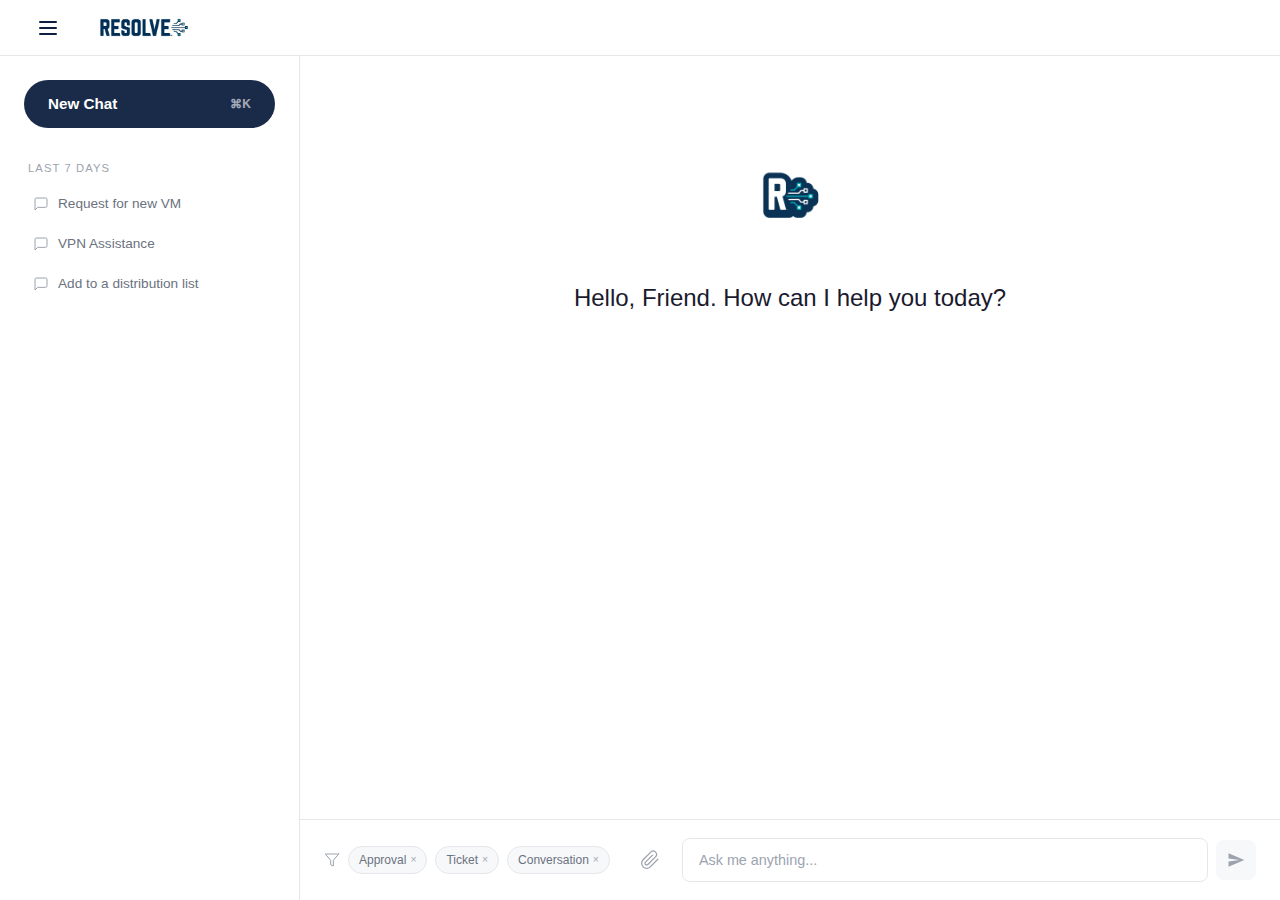
<file: index.html>
<!DOCTYPE html>
<html lang="en">
<head>
  <meta charset="UTF-8">
  <meta name="viewport" content="width=device-width, initial-scale=1.0, viewport-fit=cover, user-scalable=no">
  <meta name="apple-mobile-web-app-capable" content="yes">
  <meta name="apple-mobile-web-app-status-bar-style" content="default">
  <title>RITA — Product Tour</title>
  <link rel="stylesheet" href="assets/styles.css">
</head>
<body>
  <div class="app-shell">

    <!-- Header: white bar matching RITA Basic Chat -->
    <header class="home-header">
      <div class="home-header__left">
        <!-- Hamburger -->
        <button class="home-header__hamburger" aria-label="Menu">
          <span></span>
          <span></span>
          <span></span>
        </button>
        <!-- Resolve logo -->
        <img src="assets/images/Resolve-Logo-Full-Color-RGB-159px.jpg" alt="Resolve" class="home-header__logo-img">
      </div>
      <div class="home-header__right">
      </div>
    </header>

    <!-- Layout: sidebar + main -->
    <div class="home-layout">

      <!-- Sidebar: white, chat history -->
      <aside class="home-sidebar">
        <!-- New Chat button -->
        <a href="easter-egg.html" class="home-newchat-btn">
          New Chat
          <span class="home-newchat-btn__shortcut">&#8984;K</span>
        </a>

        <!-- Chat history -->
        <div class="home-sidebar__section">Last 7 Days</div>
        <div class="home-chat-list">
          <a href="knowledge.html" class="home-chat-item">
            <span class="home-chat-item__icon">
              <svg viewBox="0 0 24 24" fill="none" stroke="currentColor" stroke-width="1.5" stroke-linecap="round" stroke-linejoin="round"><path d="M21 15a2 2 0 0 1-2 2H7l-4 4V5a2 2 0 0 1 2-2h14a2 2 0 0 1 2 2z"/></svg>
            </span>
            <span class="home-chat-item__text">Request for new VM</span>
          </a>
          <a href="automation.html" class="home-chat-item">
            <span class="home-chat-item__icon">
              <svg viewBox="0 0 24 24" fill="none" stroke="currentColor" stroke-width="1.5" stroke-linecap="round" stroke-linejoin="round"><path d="M21 15a2 2 0 0 1-2 2H7l-4 4V5a2 2 0 0 1 2-2h14a2 2 0 0 1 2 2z"/></svg>
            </span>
            <span class="home-chat-item__text">VPN Assistance</span>
          </a>
          <a href="agentic.html" class="home-chat-item">
            <span class="home-chat-item__icon">
              <svg viewBox="0 0 24 24" fill="none" stroke="currentColor" stroke-width="1.5" stroke-linecap="round" stroke-linejoin="round"><path d="M21 15a2 2 0 0 1-2 2H7l-4 4V5a2 2 0 0 1 2-2h14a2 2 0 0 1 2 2z"/></svg>
            </span>
            <span class="home-chat-item__text">Add to a distribution list</span>
          </a>
        </div>
      </aside>

      <!-- Main content -->
      <main class="home-main">
        <div class="home-main__body">
          <div class="home-greeting animate-fade-in">

            <!-- Resolve Mark icon -->
            <div class="home-greeting__icon">
              <img src="assets/images/Resolve-Mark.png" alt="Resolve" style="width: 100%; height: 100%; object-fit: contain;">
            </div>

            <!-- Greeting text -->
            <div class="home-greeting__text">Hello, Friend. How can I help you today?</div>

            <!-- 3×2 suggestion tiles -->
            <div class="home-tiles">

              <a href="knowledge.html" class="home-tile animate-fade-in delay-1">
                <span class="home-tile__icon">
                  <svg viewBox="0 0 24 24" fill="none" stroke="currentColor" stroke-width="1.5" stroke-linecap="round" stroke-linejoin="round">
                    <circle cx="12" cy="12" r="10"/>
                    <polyline points="12 6 12 12 16 14"/>
                  </svg>
                </span>
                <span class="home-tile__label">Knowledge Answers</span>
              </a>

              <a href="automation.html" class="home-tile animate-fade-in delay-2">
                <span class="home-tile__icon">
                  <svg viewBox="0 0 24 24" fill="none" stroke="currentColor" stroke-width="1.5" stroke-linecap="round" stroke-linejoin="round">
                    <rect x="3" y="4" width="18" height="18" rx="2" ry="2"/><line x1="16" y1="2" x2="16" y2="6"/><line x1="8" y1="2" x2="8" y2="6"/><line x1="3" y1="10" x2="21" y2="10"/>
                  </svg>
                </span>
                <span class="home-tile__label">Ticket Automation</span>
              </a>

              <a href="agentic.html" class="home-tile animate-fade-in delay-3">
                <span class="home-tile__icon">
                  <svg viewBox="0 0 24 24" fill="none" stroke="currentColor" stroke-width="1.5" stroke-linecap="round" stroke-linejoin="round">
                    <circle cx="12" cy="12" r="10"/><path d="M9.09 9a3 3 0 0 1 5.83 1c0 2-3 3-3 3"/><line x1="12" y1="17" x2="12.01" y2="17"/>
                  </svg>
                </span>
                <span class="home-tile__label">Agentic Workflows</span>
              </a>

              <a href="autopilot.html" class="home-tile animate-fade-in delay-4">
                <span class="home-tile__icon">
                  <svg viewBox="0 0 24 24" fill="none" stroke="currentColor" stroke-width="1.5" stroke-linecap="round" stroke-linejoin="round">
                    <path d="M20 21v-2a4 4 0 0 0-4-4H8a4 4 0 0 0-4 4v2"/><circle cx="12" cy="7" r="4"/>
                  </svg>
                </span>
                <span class="home-tile__label">AutoPilot Analysis</span>
              </a>

              <a href="roi.html" class="home-tile animate-fade-in delay-5">
                <span class="home-tile__icon">
                  <svg viewBox="0 0 24 24" fill="none" stroke="currentColor" stroke-width="1.5" stroke-linecap="round" stroke-linejoin="round">
                    <line x1="12" y1="20" x2="12" y2="10"/><line x1="18" y1="20" x2="18" y2="4"/><line x1="6" y1="20" x2="6" y2="16"/>
                  </svg>
                </span>
                <span class="home-tile__label">ROI Dashboard</span>
              </a>

              <a href="knowledge.html" class="home-tile animate-fade-in delay-6" style="background: #0066FF; color: #fff; border-color: #0066FF;">
                <span class="home-tile__icon" style="color: #fff;">
                  <svg viewBox="0 0 24 24" fill="none" stroke="currentColor" stroke-width="1.5" stroke-linecap="round" stroke-linejoin="round">
                    <polygon points="5 3 19 12 5 21 5 3"/>
                  </svg>
                </span>
                <span class="home-tile__label" style="color: #fff;">Start Full Tour</span>
              </a>

            </div>

          </div>
        </div>

        <!-- Bottom input bar -->
        <div class="home-bottom-bar">
          <!-- Filter pills -->
          <div class="home-filters">
            <span class="home-filters__icon">
              <svg viewBox="0 0 24 24" fill="none" stroke="currentColor" stroke-width="1.5" stroke-linecap="round" stroke-linejoin="round">
                <polygon points="22 3 2 3 10 12.46 10 19 14 21 14 12.46 22 3"/>
              </svg>
            </span>
            <span class="home-filter-pill">Approval <span class="home-filter-pill__close">&times;</span></span>
            <span class="home-filter-pill">Ticket <span class="home-filter-pill__close">&times;</span></span>
            <span class="home-filter-pill">Conversation <span class="home-filter-pill__close">&times;</span></span>
          </div>

          <!-- Input area -->
          <div class="home-input-area">
            <!-- Attachment icon -->
            <button class="home-attach-btn" aria-label="Attach file">
              <svg viewBox="0 0 24 24" fill="none" stroke="currentColor" stroke-width="1.5" stroke-linecap="round" stroke-linejoin="round">
                <path d="M21.44 11.05l-9.19 9.19a6 6 0 0 1-8.49-8.49l9.19-9.19a4 4 0 0 1 5.66 5.66l-9.2 9.19a2 2 0 0 1-2.83-2.83l8.49-8.48"/>
              </svg>
            </button>
            <!-- Text input -->
            <input type="text" class="home-input-field" placeholder="Ask me anything..." readonly>
            <!-- Send button -->
            <button class="home-send-btn" aria-label="Send">
              <svg viewBox="0 0 24 24" fill="currentColor" stroke="none">
                <path d="M2.01 21L23 12 2.01 3 2 10l15 2-15 2z"/>
              </svg>
            </button>
          </div>
        </div>

      </main>

    </div><!-- /home-layout -->

  </div><!-- /app-shell -->

  <script src="assets/app.js"></script>
</body>
</html>
</file>
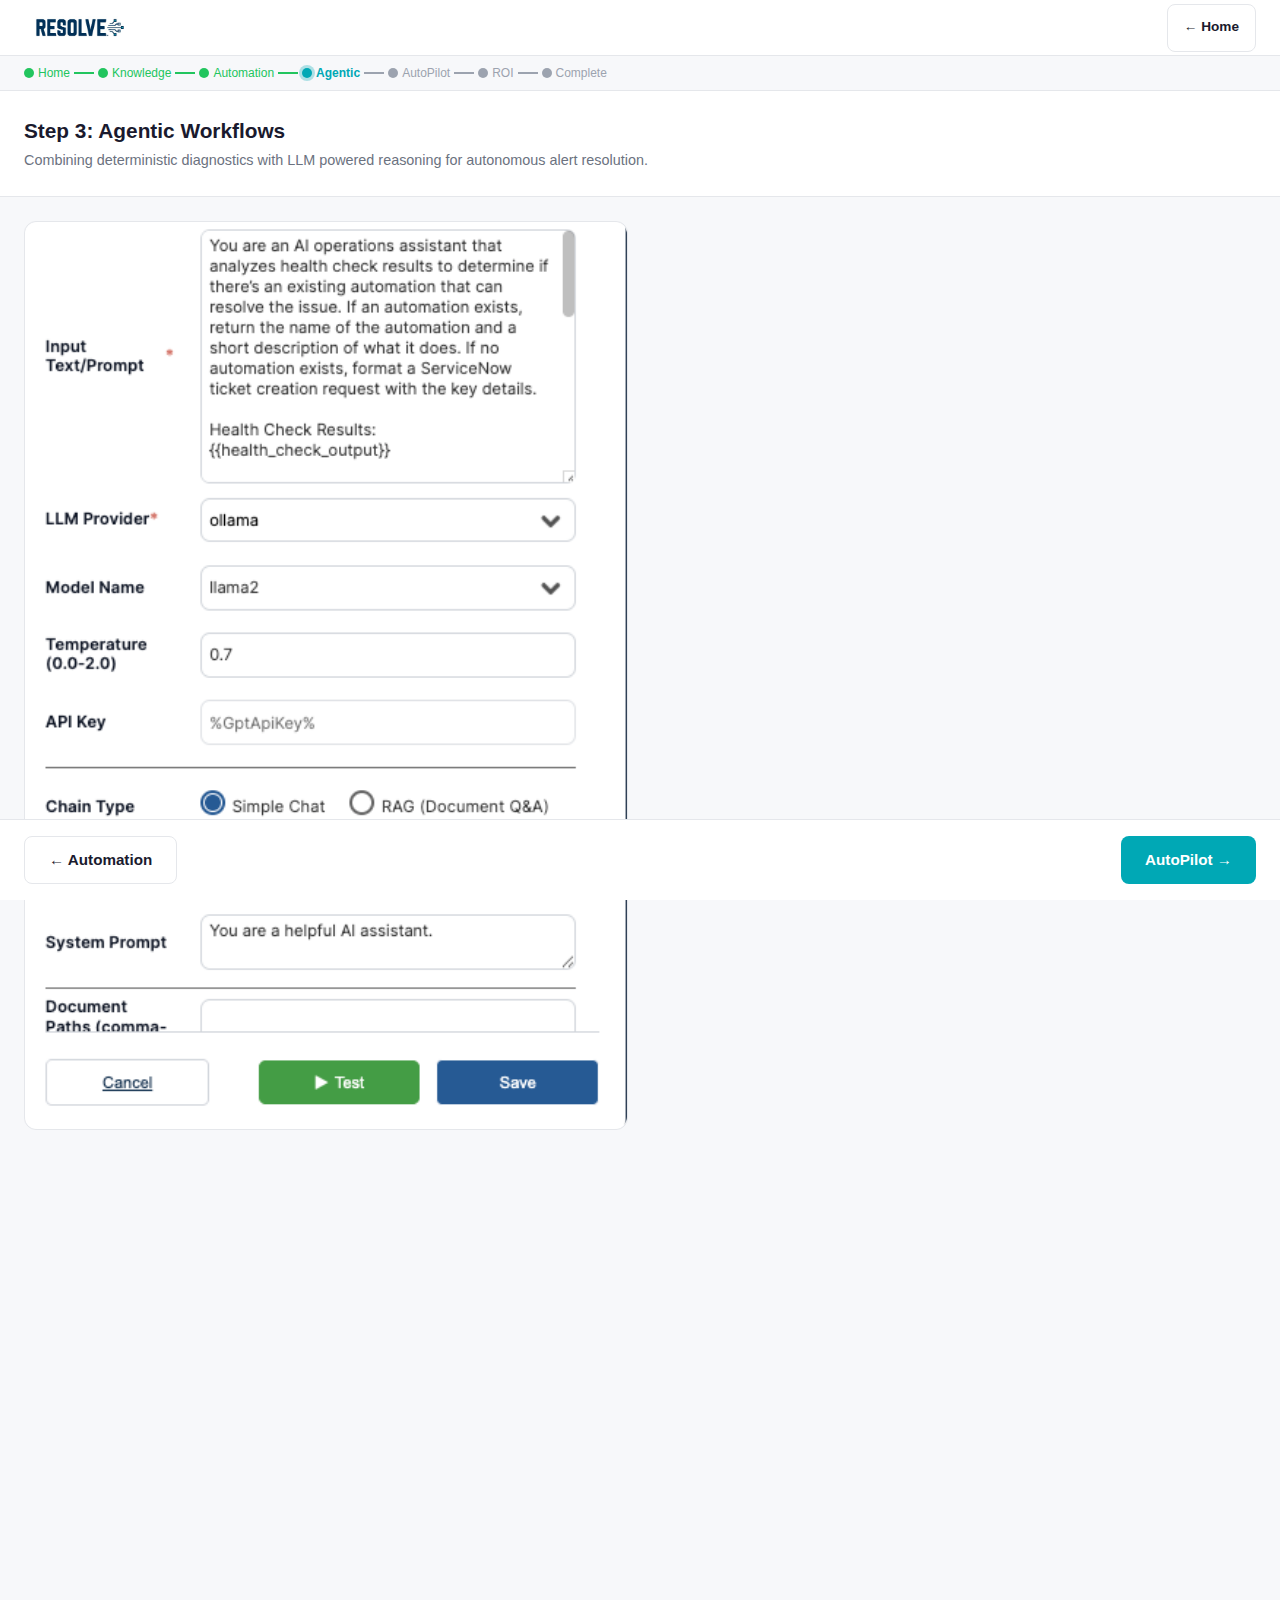
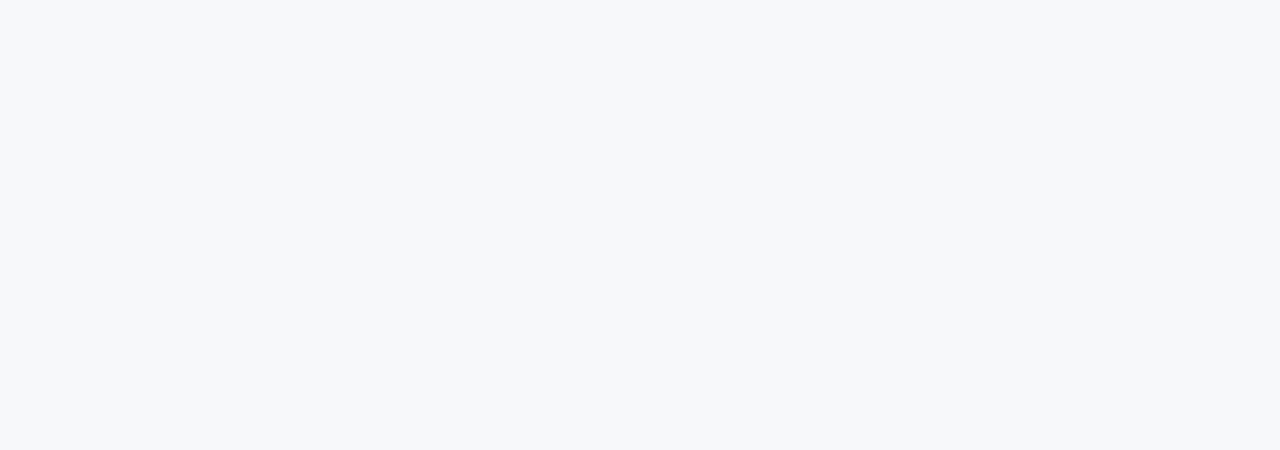
<file: agentic.html>
<!DOCTYPE html>
<html lang="en">
<head>
  <meta charset="UTF-8">
  <meta name="viewport" content="width=device-width, initial-scale=1.0, viewport-fit=cover, user-scalable=no">
  <meta name="apple-mobile-web-app-capable" content="yes">
  <meta name="apple-mobile-web-app-status-bar-style" content="default">
  <title>RITA — Agentic Workflows</title>
  <link rel="stylesheet" href="assets/styles.css">
</head>
<body>
  <div class="app-shell">

    <!-- Header -->
    <header class="app-header">
      <div class="app-header__brand">
        <img src="assets/images/Resolve-Logo-Full-Color-RGB-159px.jpg" alt="Resolve" class="app-header__logo">
      </div>
      <div class="app-header__nav">
        <a href="index.html" class="app-header__home-btn">&#8592; Home</a>
      </div>
    </header>

    <!-- Tour Progress -->
    <div id="tour-progress" class="tour-progress"></div>

    <!-- Page Title -->
    <div class="page-title-bar">
      <div class="page-title-bar__title">Step 3: Agentic Workflows</div>
      <div class="page-title-bar__desc">Combining deterministic diagnostics with LLM powered reasoning for autonomous alert resolution.</div>
    </div>

    <!-- Main Content -->
    <div class="page-content">

      <!-- Top row: Screenshot left, Decision right -->
      <div class="split-pane mb-lg">

        <!-- LEFT: Alert Agent Workflow screenshot (full, not zoomed) -->
        <div class="split-pane__left">
          <div class="screenshot-area screenshot-area--hero animate-fade-in" data-asset="alertAgentWorkflow" data-label="Screenshot: Alert Agent Workflow"></div>
        </div>

        <!-- RIGHT: Agentic Skills explainer + Agent Decision card -->
        <div class="split-pane__right">
          <div class="explainer animate-fade-in delay-1 mb-lg">
            <div class="explainer__title">Agentic Skills</div>
            <div class="explainer__text">
              Add skills to any workflow to unlock a full agentic AI experience. Skills allow the agent to interpret workflow data in real time, make decisions on next steps, trigger additional workflows, or escalate to technicians and teams when human judgment is needed.
            </div>
          </div>
          <div class="card card--elevated animate-fade-in delay-2">
            <div class="card__title">Agentic Decision</div>
            <div class="card__subtitle">LLM-enabled agent interprets structured signals</div>

            <!-- Decision Card -->
            <div class="decision-card mt-md">
              <div class="decision-card__header">Agent Decision — ALR-29481</div>
              <div class="decision-card__body">

                <div class="decision-card__row">
                  <div class="decision-card__label">Confidence</div>
                  <div class="decision-card__value">
                    <div class="confidence-meter">
                      <div class="confidence-meter__bar">
                        <div class="confidence-meter__fill" data-width="87%" style="width: 0%;"></div>
                      </div>
                      <span class="confidence-meter__label">87%</span>
                    </div>
                  </div>
                </div>

                <div class="decision-card__row">
                  <div class="decision-card__label">Root Cause</div>
                  <div class="decision-card__value">
                    Java process (PID 4821) consuming 91% CPU, correlated with deployment v3.12.1 at 09:55.
                  </div>
                </div>

                <div class="decision-card__row">
                  <div class="decision-card__label">Recommended Action</div>
                  <div class="decision-card__value">
                    <span class="pill pill--success">Restart AppService</span>
                  </div>
                </div>

                <div class="decision-card__row">
                  <div class="decision-card__label">Guardrail Checks</div>
                  <div class="decision-card__value">
                    <ul class="guardrail-list">
                      <li>
                        <span class="guardrail-check guardrail-check--pass">&#10003;</span>
                        Action within approved runbook
                      </li>
                      <li>
                        <span class="guardrail-check guardrail-check--pass">&#10003;</span>
                        No active change freeze
                      </li>
                      <li>
                        <span class="guardrail-check guardrail-check--pass">&#10003;</span>
                        Service not critical-tier (Tier 2)
                      </li>
                      <li>
                        <span class="guardrail-check guardrail-check--pass">&#10003;</span>
                        Confidence above threshold (80%)
                      </li>
                    </ul>
                  </div>
                </div>

                <div class="decision-card__row">
                  <div class="decision-card__label">Triggered Action</div>
                  <div class="decision-card__value">
                    <span class="pill pill--accent">Executing: Service Restart Workflow</span>
                    <div class="text-xs text-muted mt-sm">Automation ID: WF-RESTART-047 &middot; Initiated at 10:41:15</div>
                  </div>
                </div>

              </div>
            </div>

            <div class="callout callout--warning mt-lg animate-fade-in delay-3">
              <div class="callout__title">When Confidence is Low</div>
              <div class="callout__text">
                If the agent's confidence falls below the policy threshold (e.g., 80%), or if guardrail checks fail, RITA will not execute automatically. Instead, it creates an enriched incident ticket with full diagnostic context and routes to the appropriate human team for review.
              </div>
            </div>
          </div>
        </div>

      </div><!-- /split-pane top -->

      <!-- Full Workflow Builder Screenshot -->
      <div class="screenshot-area screenshot-area--hero animate-fade-in delay-2" data-asset="workflowBuilder" data-label="Screenshot: Workflow Builder"></div>

    </div><!-- /page-content -->

    <!-- Bottom Nav -->
    <nav id="nav-bar" class="nav-bar"></nav>

  </div><!-- /app-shell -->

  <script src="assets/app.js"></script>
</body>
</html>
</file>
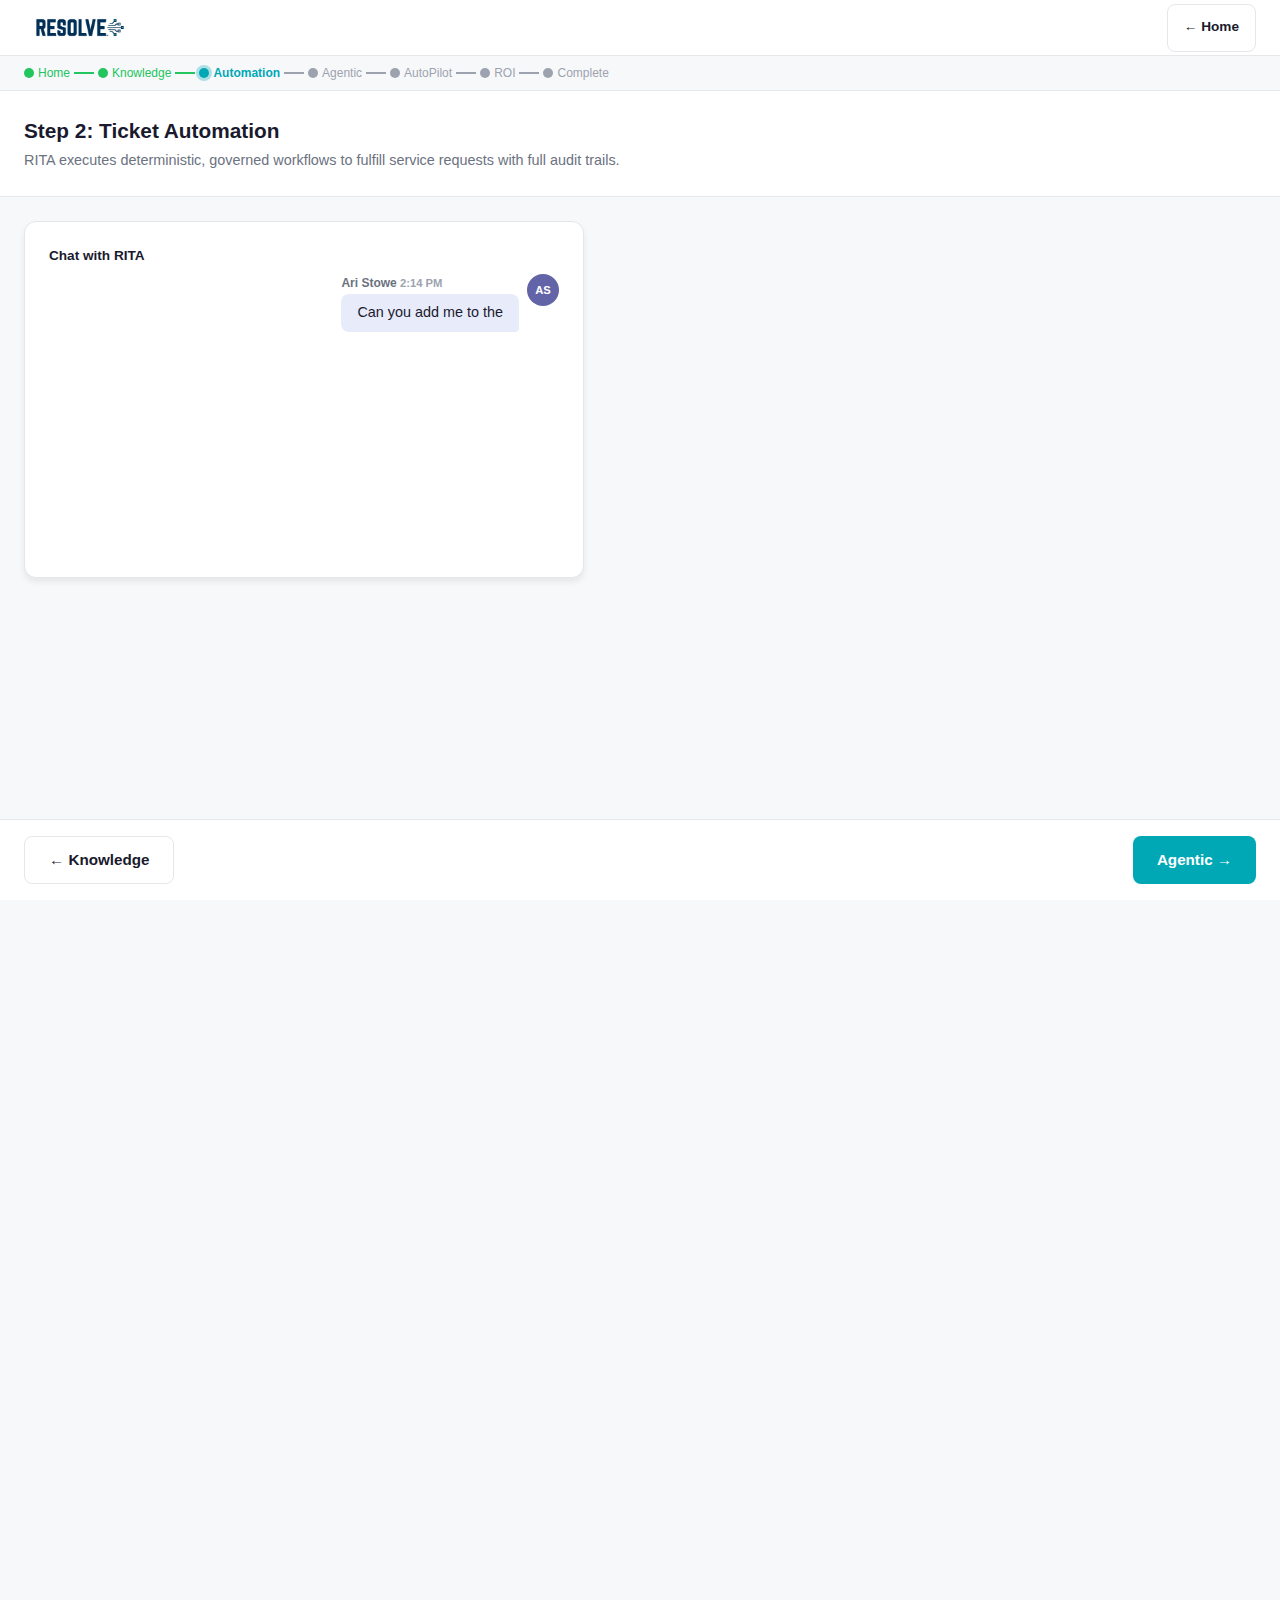
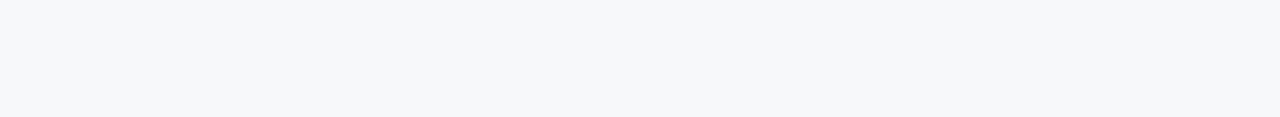
<file: automation.html>
<!DOCTYPE html>
<html lang="en">
<head>
  <meta charset="UTF-8">
  <meta name="viewport" content="width=device-width, initial-scale=1.0, viewport-fit=cover, user-scalable=no">
  <meta name="apple-mobile-web-app-capable" content="yes">
  <meta name="apple-mobile-web-app-status-bar-style" content="default">
  <title>RITA — Ticket Automation</title>
  <link rel="stylesheet" href="assets/styles.css">
</head>
<body>
  <div class="app-shell">

    <!-- Header -->
    <header class="app-header">
      <div class="app-header__brand">
        <img src="assets/images/Resolve-Logo-Full-Color-RGB-159px.jpg" alt="Resolve" class="app-header__logo">
      </div>
      <div class="app-header__nav">
        <a href="index.html" class="app-header__home-btn">&#8592; Home</a>
      </div>
    </header>

    <!-- Tour Progress -->
    <div id="tour-progress" class="tour-progress"></div>

    <!-- Page Title -->
    <div class="page-title-bar">
      <div class="page-title-bar__title">Step 2: Ticket Automation</div>
      <div class="page-title-bar__desc">RITA executes deterministic, governed workflows to fulfill service requests with full audit trails.</div>
    </div>

    <!-- Main Content -->
    <div class="page-content">

      <!-- Top row: Chat left, Explainer right -->
      <div class="split-pane mb-lg">

        <!-- LEFT: Teams Chat compact -->
        <div class="split-pane__left">
          <div class="card card--elevated animate-fade-in" style="max-width: 560px;">
            <div class="card__title" style="font-size: 0.85rem; margin-bottom: var(--space-sm);">Chat with RITA</div>
            <div style="display: flex; flex-direction: column; gap: var(--space-sm);">
              <!-- User message -->
              <div class="chat-message chat-message--user" style="max-width: 100%;">
                <div class="chat-message__avatar">AS</div>
                <div class="chat-message__body">
                  <div class="chat-message__sender">Ari Stowe <span class="chat-message__time">2:14 PM</span></div>
                  <div class="chat-message__bubble">
                    <span class="type-in" data-text="Can you add me to the Finance Updates distribution list?"></span>
                  </div>
                </div>
              </div>
              <!-- RITA response -->
              <div class="chat-message chat-message--bot animate-fade-in delay-3" style="max-width: 100%;">
                <div class="chat-message__avatar" style="padding: 0; overflow: hidden;">
                  <img src="assets/images/Resolve-Mark.png" alt="RITA" style="width: 100%; height: 100%; object-fit: contain;">
                </div>
                <div class="chat-message__body">
                  <div class="chat-message__sender">RITA <span class="chat-message__time">2:14 PM</span></div>
                  <div class="chat-message__bubble">
                    Done — I've submitted the request and confirmed your membership in the <strong>Finance Updates</strong> distribution list.
                    <div class="confirmation-card mt-md">
                      <div class="confirmation-card__row">
                        <span class="confirmation-card__label">Request ID</span>
                        <span class="confirmation-card__value">REQ-20260209-4872</span>
                      </div>
                      <div class="confirmation-card__row">
                        <span class="confirmation-card__label">Status</span>
                        <span class="confirmation-card__value" style="color: var(--color-success);">&#10003; Completed</span>
                      </div>
                      <div class="confirmation-card__row">
                        <span class="confirmation-card__label">Distribution List</span>
                        <span class="confirmation-card__value">Finance Updates</span>
                      </div>
                    </div>
                  </div>
                </div>
              </div>
            </div>
          </div>
        </div>

        <!-- RIGHT: Deterministic Orchestration explainer -->
        <div class="split-pane__right">
          <div class="explainer animate-fade-in delay-2">
            <div class="explainer__title">Deterministic Orchestration</div>
            <div class="explainer__text">
              Every step in this workflow is predefined, auditable, and governed by policy. RITA follows the exact sequence no improvisation, no skipped steps. Approval rules, RBAC checks, and audit logging are enforced automatically. This is how high-volume, repeatable tasks get automated safely at enterprise scale.
            </div>
          </div>
        </div>

      </div><!-- /split-pane top row -->

      <!-- Main: Distribution List Workflow Screenshot -->
      <div class="screenshot-area screenshot-area--hero mb-lg animate-fade-in delay-1" data-asset="distributionListWF" data-label="Screenshot: Distribution List Add Workflow"></div>

    </div><!-- /page-content -->

    <!-- Bottom Nav -->
    <nav id="nav-bar" class="nav-bar"></nav>

  </div><!-- /app-shell -->

  <script src="assets/app.js"></script>
</body>
</html>
</file>
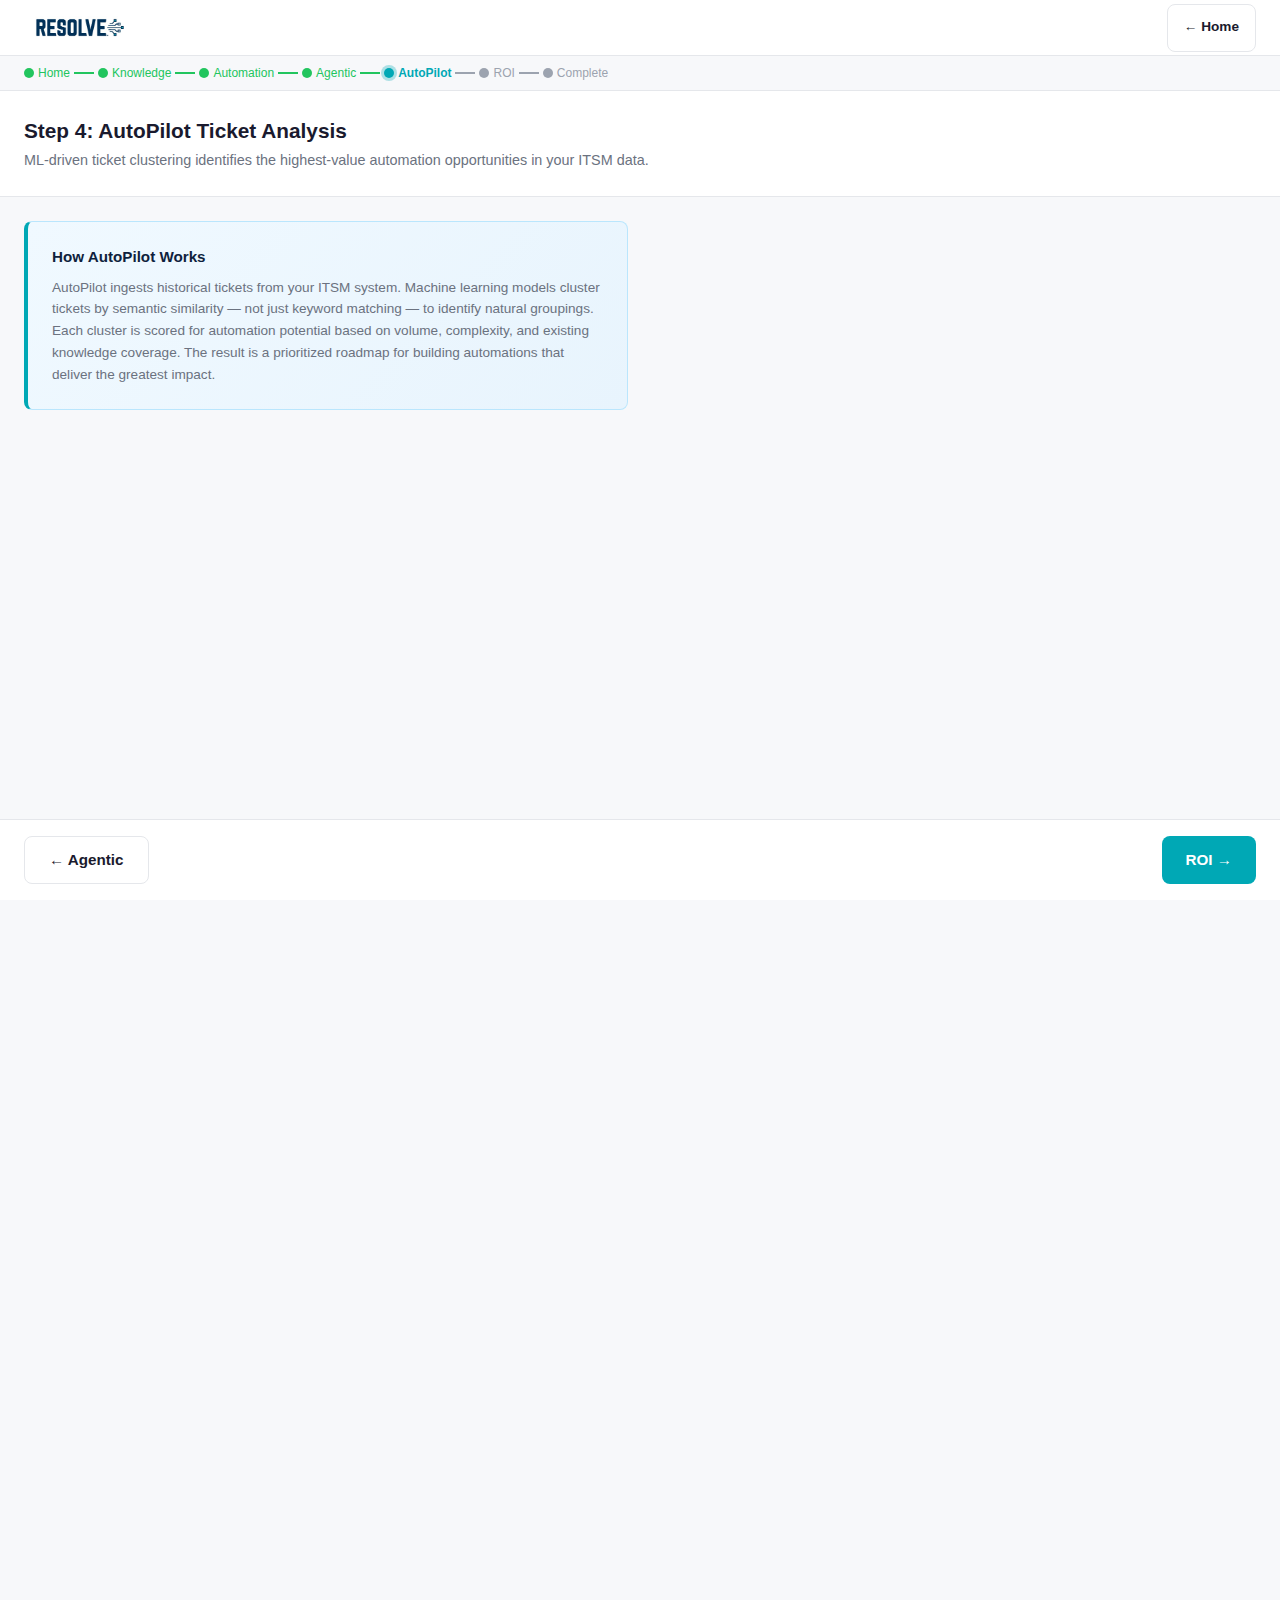
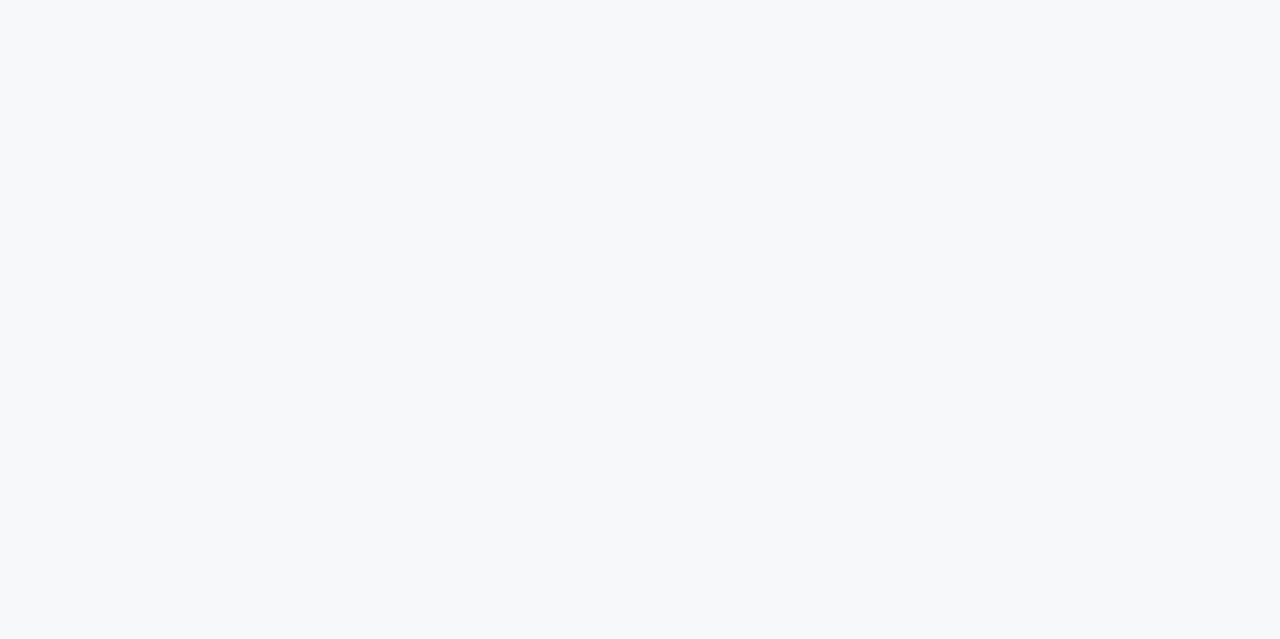
<file: autopilot.html>
<!DOCTYPE html>
<html lang="en">
<head>
  <meta charset="UTF-8">
  <meta name="viewport" content="width=device-width, initial-scale=1.0, viewport-fit=cover, user-scalable=no">
  <meta name="apple-mobile-web-app-capable" content="yes">
  <meta name="apple-mobile-web-app-status-bar-style" content="default">
  <title>RITA — AutoPilot Ticket Analysis</title>
  <link rel="stylesheet" href="assets/styles.css">
</head>
<body>
  <div class="app-shell">

    <!-- Header -->
    <header class="app-header">
      <div class="app-header__brand">
        <img src="assets/images/Resolve-Logo-Full-Color-RGB-159px.jpg" alt="Resolve" class="app-header__logo">
      </div>
      <div class="app-header__nav">
        <a href="index.html" class="app-header__home-btn">&#8592; Home</a>
      </div>
    </header>

    <!-- Tour Progress -->
    <div id="tour-progress" class="tour-progress"></div>

    <!-- Page Title -->
    <div class="page-title-bar">
      <div class="page-title-bar__title">Step 4: AutoPilot Ticket Analysis</div>
      <div class="page-title-bar__desc">ML-driven ticket clustering identifies the highest-value automation opportunities in your ITSM data.</div>
    </div>

    <!-- Main Content -->
    <div class="page-content">

      <!-- Top row: How AutoPilot Works (left) + Top Opportunities (right) -->
      <div class="split-pane mb-lg">

        <!-- LEFT: How AutoPilot Works -->
        <div class="split-pane__left">
          <div class="explainer animate-fade-in">
            <div class="explainer__title">How AutoPilot Works</div>
            <div class="explainer__text">
              AutoPilot ingests historical tickets from your ITSM system. Machine learning models cluster tickets by semantic similarity — not just keyword matching — to identify natural groupings. Each cluster is scored for automation potential based on volume, complexity, and existing knowledge coverage. The result is a prioritized roadmap for building automations that deliver the greatest impact.
            </div>
          </div>
        </div>

        <!-- RIGHT: Top Automation Opportunities — 5 foundational -->
        <div class="split-pane__right">
          <div class="callout callout--success animate-fade-in delay-1">
            <div class="callout__title">Top Automation Opportunities</div>
            <div class="callout__text">
              Based on volume and complexity analysis, these five foundational categories offer the highest ROI for automation:
            </div>
            <div class="mt-md">
              <div class="pills-row" style="flex-wrap: wrap;">
                <span class="pill pill--success">Password Resets &amp; Account Unlocks</span>
                <span class="pill pill--success">Access Requests</span>
                <span class="pill pill--success">Software Installations &amp; Licensing</span>
                <span class="pill pill--accent">Email &amp; Collaboration Tool Issues</span>
                <span class="pill pill--accent">VPN Troubleshooting &amp; Remediation</span>
              </div>
            </div>
          </div>
        </div>

      </div><!-- /split-pane top -->

      <!-- Main Screenshot: Ticket Analysis -->
      <div class="screenshot-area screenshot-area--hero mb-lg animate-fade-in delay-1" data-asset="ticketAnalysis" data-label="Screenshot: RITA AutoPilot Ticket Analysis"></div>

      <!-- Stats Row -->
      <div class="dashboard-grid mb-lg animate-fade-in delay-2">
        <div class="stat-card">
          <div class="stat-card__value">103K</div>
          <div class="stat-card__label">Total Tickets</div>
        </div>
        <div class="stat-card">
          <div class="stat-card__value">12</div>
          <div class="stat-card__label">Ticket Groups</div>
        </div>
        <div class="stat-card stat-card--accent">
          <div class="stat-card__value">2,517</div>
          <div class="stat-card__label">Automatable</div>
        </div>
        <div class="stat-card stat-card--success">
          <div class="stat-card__value">76%</div>
          <div class="stat-card__label">Knowledge Found</div>
        </div>
      </div>

      <div class="split-pane">

        <!-- LEFT: Clusters & Chart -->
        <div class="split-pane__left">

          <!-- ML Categorization Chart -->
          <div class="card animate-fade-in delay-3">
            <div class="card__title">ML Categorization</div>
            <div class="card__subtitle">Ticket volume by cluster</div>
            <div class="bar-chart mt-md">
              <div class="bar-chart__item">
                <span class="bar-chart__label">Password Resets</span>
                <div class="bar-chart__track">
                  <div class="bar-chart__fill" data-width="100%" style="width: 0%;">976</div>
                </div>
              </div>
              <div class="bar-chart__item">
                <span class="bar-chart__label">Access Requests</span>
                <div class="bar-chart__track">
                  <div class="bar-chart__fill" data-width="76%" style="width: 0%;">743</div>
                </div>
              </div>
              <div class="bar-chart__item">
                <span class="bar-chart__label">Software &amp; Licensing</span>
                <div class="bar-chart__track">
                  <div class="bar-chart__fill bar-chart__fill--alt" data-width="58%" style="width: 0%;">564</div>
                </div>
              </div>
              <div class="bar-chart__item">
                <span class="bar-chart__label">Email &amp; Collab</span>
                <div class="bar-chart__track">
                  <div class="bar-chart__fill" data-width="40%" style="width: 0%;">389</div>
                </div>
              </div>
              <div class="bar-chart__item">
                <span class="bar-chart__label">VPN Issues</span>
                <div class="bar-chart__track">
                  <div class="bar-chart__fill bar-chart__fill--alt" data-width="25%" style="width: 0%;">245</div>
                </div>
              </div>
              <div class="bar-chart__item">
                <span class="bar-chart__label">System Overload</span>
                <div class="bar-chart__track">
                  <div class="bar-chart__fill" data-width="3%" style="width: 0%;">32</div>
                </div>
              </div>
            </div>
          </div>

        </div><!-- /split-pane__left -->

        <!-- RIGHT: Table -->
        <div class="split-pane__right">

          <!-- Sample Tickets Table -->
          <div class="card animate-fade-in delay-3">
            <div class="card__title">Sample Clustered Tickets</div>
            <div class="card__subtitle">Representative tickets from each group</div>
            <div class="data-table-container mt-md">
              <table class="data-table">
                <thead>
                  <tr>
                    <th>Ticket ID</th>
                    <th>Category</th>
                    <th>Summary</th>
                    <th>Status</th>
                  </tr>
                </thead>
                <tbody>
                  <tr>
                    <td>INC-41002</td>
                    <td>Password Reset</td>
                    <td>Account locked after failed login attempts</td>
                    <td><span class="pill pill--warning">Open</span></td>
                  </tr>
                  <tr>
                    <td>INC-41018</td>
                    <td>Access Request</td>
                    <td>Need access to Finance SharePoint site</td>
                    <td><span class="pill pill--success">Resolved</span></td>
                  </tr>
                  <tr>
                    <td>INC-41025</td>
                    <td>Software</td>
                    <td>Install Adobe Creative Suite on new laptop</td>
                    <td><span class="pill pill--warning">Open</span></td>
                  </tr>
                  <tr>
                    <td>INC-41033</td>
                    <td>Email</td>
                    <td>Outlook crashes on startup after update</td>
                    <td><span class="pill pill--warning">Open</span></td>
                  </tr>
                  <tr>
                    <td>INC-41047</td>
                    <td>VPN</td>
                    <td>VPN disconnects after 10 minutes idle</td>
                    <td><span class="pill pill--success">Resolved</span></td>
                  </tr>
                  <tr>
                    <td>INC-41061</td>
                    <td>Password Reset</td>
                    <td>Expired password — cannot login to desktop</td>
                    <td><span class="pill pill--warning">Open</span></td>
                  </tr>
                  <tr>
                    <td>INC-41079</td>
                    <td>Access Request</td>
                    <td>Add to Marketing distribution list</td>
                    <td><span class="pill pill--error">Escalated</span></td>
                  </tr>
                  <tr>
                    <td>INC-41085</td>
                    <td>Software</td>
                    <td>License expired for Visio Pro</td>
                    <td><span class="pill pill--warning">Open</span></td>
                  </tr>
                  <tr>
                    <td>INC-41092</td>
                    <td>Email</td>
                    <td>Teams meeting invites not syncing to calendar</td>
                    <td><span class="pill pill--warning">Open</span></td>
                  </tr>
                  <tr>
                    <td>INC-41108</td>
                    <td>VPN</td>
                    <td>Cannot connect to VPN from remote office</td>
                    <td><span class="pill pill--warning">Open</span></td>
                  </tr>
                </tbody>
              </table>
            </div>
          </div>

        </div><!-- /split-pane__right -->

      </div><!-- /split-pane -->
    </div><!-- /page-content -->

    <!-- Bottom Nav -->
    <nav id="nav-bar" class="nav-bar"></nav>

  </div><!-- /app-shell -->

  <script src="assets/app.js"></script>
</body>
</html>
</file>
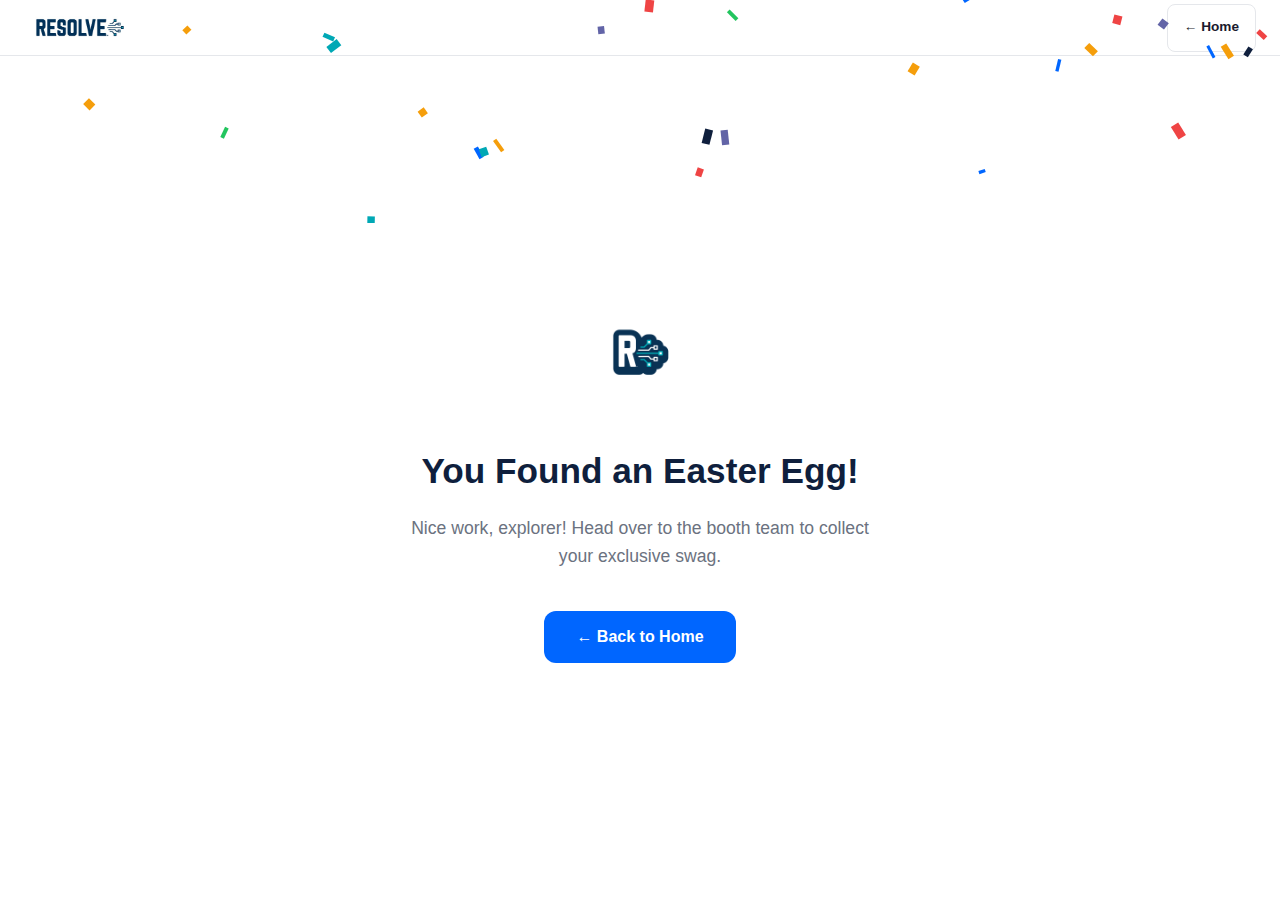
<file: easter-egg.html>
<!DOCTYPE html>
<html lang="en">
<head>
  <meta charset="UTF-8">
  <meta name="viewport" content="width=device-width, initial-scale=1.0, viewport-fit=cover, user-scalable=no">
  <meta name="apple-mobile-web-app-capable" content="yes">
  <meta name="apple-mobile-web-app-status-bar-style" content="default">
  <title>RITA — You Found It!</title>
  <link rel="stylesheet" href="assets/styles.css">
  <style>
    .easter-egg {
      display: flex;
      flex-direction: column;
      align-items: center;
      justify-content: center;
      min-height: calc(100vh - 56px - env(safe-area-inset-top));
      text-align: center;
      padding: 32px;
      position: relative;
      overflow: hidden;
      background: #ffffff;
    }

    .easter-egg__icon {
      width: 120px;
      height: 120px;
      margin-bottom: 32px;
      animation: bounce 1s ease infinite;
    }

    .easter-egg__icon img {
      width: 100%;
      height: 100%;
      object-fit: contain;
    }

    @keyframes bounce {
      0%, 100% { transform: translateY(0); }
      50% { transform: translateY(-16px); }
    }

    .easter-egg__title {
      font-size: 2.2rem;
      font-weight: 700;
      color: #0f1f3d;
      margin-bottom: 16px;
    }

    .easter-egg__subtitle {
      font-size: 1.1rem;
      color: #6b7280;
      max-width: 480px;
      line-height: 1.6;
      margin-bottom: 40px;
    }

    .easter-egg__cta {
      display: inline-flex;
      align-items: center;
      gap: 8px;
      padding: 14px 32px;
      background: #0066FF;
      color: #fff;
      border: none;
      border-radius: 12px;
      font-size: 1rem;
      font-weight: 600;
      cursor: pointer;
      text-decoration: none;
      transition: background 150ms ease;
    }

    .easter-egg__cta:hover {
      background: #0052cc;
    }

    /* Confetti canvas */
    #confetti-canvas {
      position: fixed;
      top: 0;
      left: 0;
      width: 100%;
      height: 100%;
      pointer-events: none;
      z-index: 999;
    }
  </style>
</head>
<body>
  <div class="app-shell">

    <!-- Header -->
    <header class="app-header">
      <div class="app-header__brand">
        <img src="assets/images/Resolve-Logo-Full-Color-RGB-159px.jpg" alt="Resolve" class="app-header__logo">
      </div>
      <div class="app-header__nav">
        <a href="index.html" class="app-header__home-btn">&#8592; Home</a>
      </div>
    </header>

    <canvas id="confetti-canvas"></canvas>

    <div class="easter-egg">
      <div class="easter-egg__icon">
        <img src="assets/images/Resolve-Mark.png" alt="Resolve Mark">
      </div>
      <div class="easter-egg__title">You Found an Easter Egg!</div>
      <div class="easter-egg__subtitle">
        Nice work, explorer! Head over to the booth team to collect your exclusive swag.
      </div>
      <a href="index.html" class="easter-egg__cta">&#8592; Back to Home</a>
    </div>

  </div>

  <script>
    // Confetti animation
    (function() {
      const canvas = document.getElementById('confetti-canvas');
      const ctx = canvas.getContext('2d');
      let W, H;
      const particles = [];
      const colors = ['#0066FF', '#00a8b5', '#22c55e', '#f59e0b', '#ef4444', '#6264a7', '#0f1f3d'];
      const particleCount = 150;

      function resize() {
        W = canvas.width = window.innerWidth;
        H = canvas.height = window.innerHeight;
      }
      resize();
      window.addEventListener('resize', resize);

      for (let i = 0; i < particleCount; i++) {
        particles.push({
          x: Math.random() * W,
          y: Math.random() * H - H,
          w: Math.random() * 10 + 5,
          h: Math.random() * 6 + 3,
          color: colors[Math.floor(Math.random() * colors.length)],
          vx: (Math.random() - 0.5) * 3,
          vy: Math.random() * 3 + 2,
          rot: Math.random() * 360,
          rotSpeed: (Math.random() - 0.5) * 8,
          opacity: 1
        });
      }

      let frame = 0;
      function draw() {
        ctx.clearRect(0, 0, W, H);
        frame++;

        particles.forEach(p => {
          p.x += p.vx;
          p.y += p.vy;
          p.rot += p.rotSpeed;
          p.vy += 0.02; // gravity

          // Fade out after 3 seconds (~180 frames at 60fps)
          if (frame > 180) {
            p.opacity -= 0.005;
            if (p.opacity < 0) p.opacity = 0;
          }

          ctx.save();
          ctx.translate(p.x, p.y);
          ctx.rotate((p.rot * Math.PI) / 180);
          ctx.globalAlpha = p.opacity;
          ctx.fillStyle = p.color;
          ctx.fillRect(-p.w / 2, -p.h / 2, p.w, p.h);
          ctx.restore();
        });

        // Stop when all faded
        const anyVisible = particles.some(p => p.opacity > 0);
        if (anyVisible) {
          requestAnimationFrame(draw);
        }
      }
      draw();
    })();
  </script>
</body>
</html>
</file>
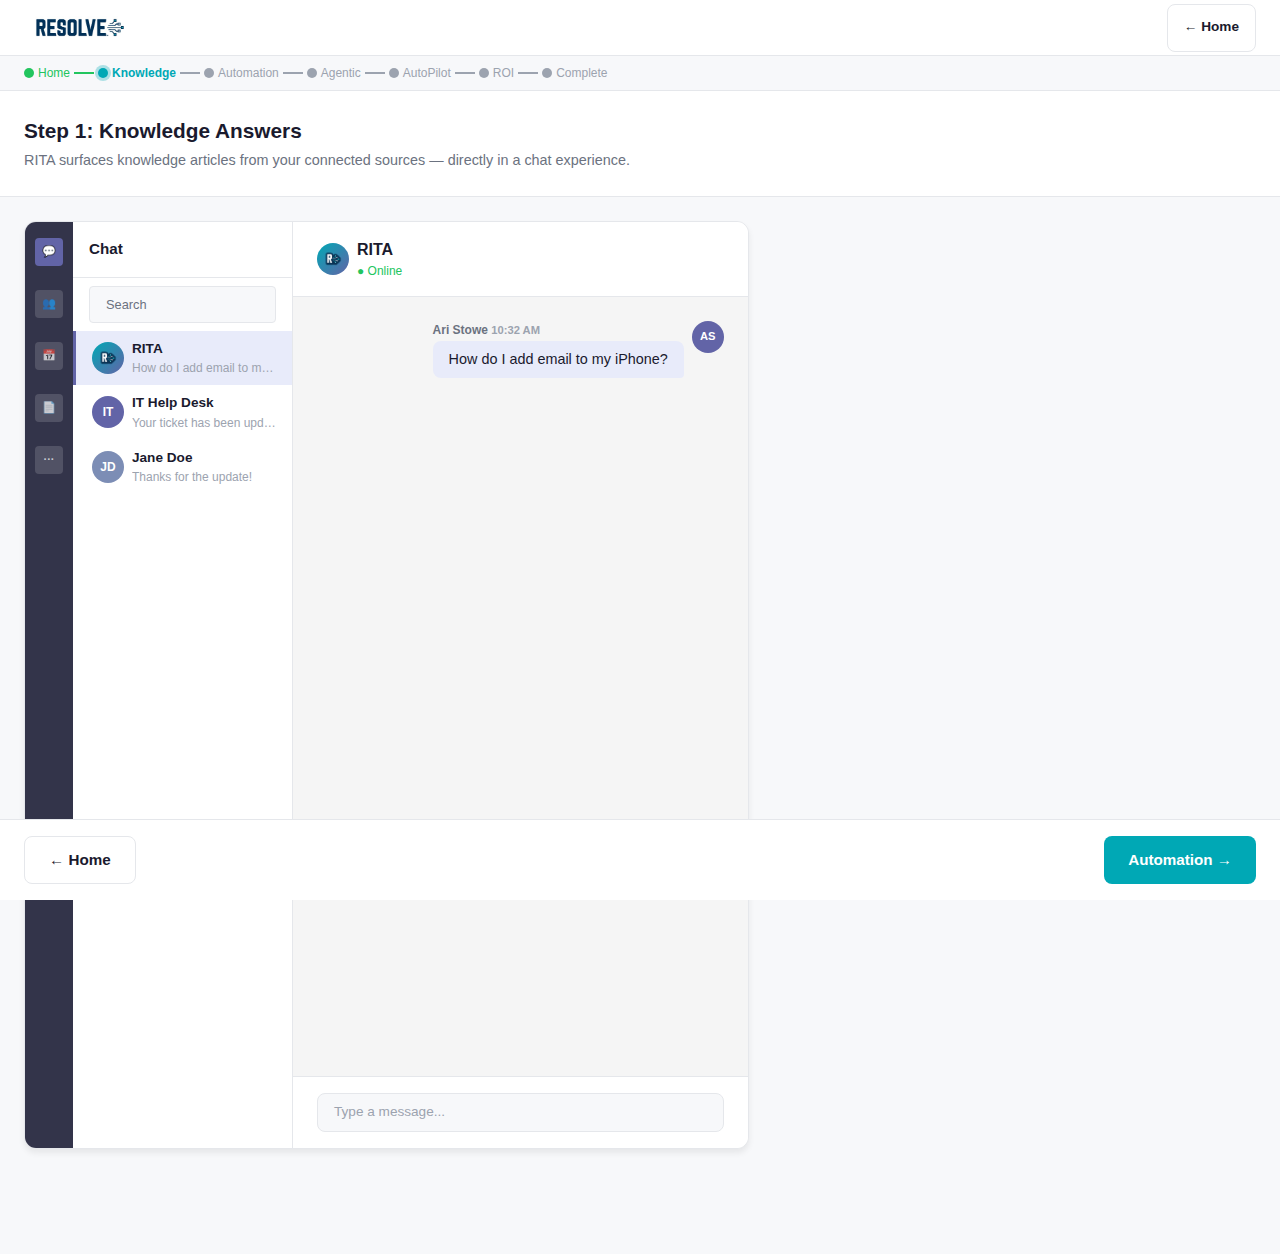
<file: knowledge.html>
<!DOCTYPE html>
<html lang="en">
<head>
  <meta charset="UTF-8">
  <meta name="viewport" content="width=device-width, initial-scale=1.0, viewport-fit=cover, user-scalable=no">
  <meta name="apple-mobile-web-app-capable" content="yes">
  <meta name="apple-mobile-web-app-status-bar-style" content="default">
  <title>RITA — Knowledge Answers</title>
  <link rel="stylesheet" href="assets/styles.css">
</head>
<body>
  <div class="app-shell">

    <!-- Header -->
    <header class="app-header">
      <div class="app-header__brand">
        <img src="assets/images/Resolve-Logo-Full-Color-RGB-159px.jpg" alt="Resolve" class="app-header__logo">
      </div>
      <div class="app-header__nav">
        <a href="index.html" class="app-header__home-btn">&#8592; Home</a>
      </div>
    </header>

    <!-- Tour Progress -->
    <div id="tour-progress" class="tour-progress"></div>

    <!-- Page Title -->
    <div class="page-title-bar">
      <div class="page-title-bar__title">Step 1: Knowledge Answers</div>
      <div class="page-title-bar__desc">RITA surfaces knowledge articles from your connected sources — directly in a chat experience.</div>
    </div>

    <!-- Main Content: Split Pane -->
    <div class="page-content">
      <div class="split-pane split-pane--teams-wide">

        <!-- LEFT: Teams Chat Mock -->
        <div class="split-pane__left">
          <div class="teams-mock">

            <!-- Teams Left Rail -->
            <div class="teams-rail">
              <div class="teams-rail__icon active" title="Chat">&#128172;</div>
              <div class="teams-rail__icon" title="Teams">&#128101;</div>
              <div class="teams-rail__icon" title="Calendar">&#128197;</div>
              <div class="teams-rail__icon" title="Files">&#128196;</div>
              <div class="teams-rail__icon" title="Apps">&#183;&#183;&#183;</div>
            </div>

            <!-- Chat List -->
            <div class="teams-chatlist">
              <div class="teams-chatlist__header">Chat</div>
              <div class="teams-chatlist__search" role="textbox">Search</div>
              <div class="teams-chatlist__item active">
                <div class="teams-chatlist__avatar teams-chatlist__avatar--rita">
                  <img src="assets/images/Resolve-Mark.png" alt="RITA" style="width: 100%; height: 100%; object-fit: contain; border-radius: 50%;">
                </div>
                <div class="teams-chatlist__info">
                  <div class="teams-chatlist__name">RITA</div>
                  <div class="teams-chatlist__preview">How do I add email to my iPhone?</div>
                </div>
              </div>
              <div class="teams-chatlist__item">
                <div class="teams-chatlist__avatar" style="background: #6264a7;">IT</div>
                <div class="teams-chatlist__info">
                  <div class="teams-chatlist__name">IT Help Desk</div>
                  <div class="teams-chatlist__preview">Your ticket has been updated</div>
                </div>
              </div>
              <div class="teams-chatlist__item">
                <div class="teams-chatlist__avatar" style="background: #7c8db5;">JD</div>
                <div class="teams-chatlist__info">
                  <div class="teams-chatlist__name">Jane Doe</div>
                  <div class="teams-chatlist__preview">Thanks for the update!</div>
                </div>
              </div>
            </div>

            <!-- Chat Pane -->
            <div class="teams-chat">
              <div class="teams-chat__header">
                <div class="teams-chatlist__avatar teams-chatlist__avatar--rita">
                  <img src="assets/images/Resolve-Mark.png" alt="RITA" style="width: 100%; height: 100%; object-fit: contain; border-radius: 50%;">
                </div>
                <div>
                  <div class="teams-chat__header-name">RITA</div>
                  <div class="teams-chat__header-status">&#9679; Online</div>
                </div>
              </div>

              <div class="teams-chat__messages">

                <!-- User message -->
                <div class="chat-message chat-message--user animate-fade-in">
                  <div class="chat-message__avatar">AS</div>
                  <div class="chat-message__body">
                    <div class="chat-message__sender">Ari Stowe <span class="chat-message__time">10:32 AM</span></div>
                    <div class="chat-message__bubble">How do I add email to my iPhone?</div>
                  </div>
                </div>

                <!-- RITA response -->
                <div class="chat-message chat-message--bot animate-fade-in delay-2">
                  <div class="chat-message__avatar" style="padding: 0; overflow: hidden;">
                    <img src="assets/images/Resolve-Mark.png" alt="RITA" style="width: 100%; height: 100%; object-fit: contain;">
                  </div>
                  <div class="chat-message__body">
                    <div class="chat-message__sender">RITA <span class="chat-message__time">10:32 AM</span></div>
                    <div class="chat-message__bubble">
                      <div class="kb-article">
                        <div class="kb-article__header">
                          <div class="kb-article__title">Adding Corporate Email to iPhone</div>
                        </div>
                        <div class="kb-article__body">
                          <ol class="kb-article__steps">
                            <li class="kb-article__step">Open <strong>Settings</strong> on your iPhone.</li>
                            <li class="kb-article__step">Tap <strong>Mail</strong> &rarr; <strong>Accounts</strong> &rarr; <strong>Add Account</strong>.</li>
                            <li class="kb-article__step">Select <strong>Microsoft Exchange</strong>.</li>
                            <li class="kb-article__step">Enter your corporate email address and tap <strong>Next</strong>.</li>
                            <li class="kb-article__step">Authenticate with your SSO credentials when prompted.</li>
                            <li class="kb-article__step">Toggle on <strong>Mail</strong>, <strong>Calendar</strong>, and <strong>Contacts</strong>, then tap <strong>Save</strong>.</li>
                          </ol>
                        </div>
                        <div class="kb-article__links">
                          <div class="text-xs text-muted mb-md">Related Links</div>
                          <div class="pills-row">
                            <span class="pill pill--accent">KB-2041: Mobile Email Setup</span>
                            <span class="pill">KB-1893: SSO Troubleshooting</span>
                          </div>
                        </div>
                        <div class="kb-article__helpful">
                          <span>Was this helpful?</span>
                          <div class="kb-article__helpful-btns">
                            <button class="btn btn-sm btn-secondary">Yes</button>
                            <button class="btn btn-sm btn-secondary">No</button>
                          </div>
                        </div>
                      </div>
                    </div>
                  </div>
                </div>

              </div>

              <div class="teams-chat__input">
                <div class="teams-chat__input-box">Type a message...</div>
              </div>
            </div>

          </div><!-- /teams-mock -->
        </div><!-- /split-pane__left -->

        <!-- RIGHT: Knowledge Explainer -->
        <div class="split-pane__right">

          <!-- Why it matters — moved to top -->
          <div class="callout callout--info mb-lg animate-fade-in delay-1">
            <div class="callout__title">Why it matters</div>
            <div class="callout__text">
              Instead of searching across multiple portals, employees ask RITA in natural language and get structured, verified answers instantly. This reduces ticket volume and resolution time while ensuring consistent information delivery.
            </div>
          </div>

          <div class="card card--elevated animate-fade-in delay-3">
            <div class="card__title">Knowledge Explainer</div>
            <div class="card__subtitle">How RITA sources answers</div>
            <div class="explainer mt-md">
              <div class="explainer__title">Multi-Source Knowledge</div>
              <div class="explainer__text">
                Knowledge can be pulled from multiple sources — SharePoint, Confluence, Ivanti, JIRA, ServiceNow, Freshservice, Workday, and more — so you can build a living library that powers RITA's answers. Administrators configure which sources to index, and RITA retrieves the most relevant articles in real time using semantic search.
              </div>
            </div>

            <div class="mt-lg">
              <div class="text-xs text-muted mb-md" style="text-transform: uppercase; letter-spacing: 0.05em;">Connected Sources</div>
              <div class="pills-row">
                <span class="pill pill--accent">SharePoint</span>
                <span class="pill pill--accent">Confluence</span>
                <span class="pill pill--accent">Ivanti</span>
                <span class="pill pill--accent">JIRA</span>
                <span class="pill pill--accent">ServiceNow</span>
                <span class="pill pill--accent">Workday</span>
                <span class="pill pill--accent">Custom KB</span>
              </div>
              <button class="btn btn-sm" style="margin-top: 12px; background: #e5e7eb; color: #374151; border: 1px solid #d1d5db; border-radius: 6px; padding: 6px 16px; font-size: 0.8rem; font-weight: 500; cursor: pointer;">+ Add Source</button>
            </div>
          </div>
        </div><!-- /split-pane__right -->

      </div><!-- /split-pane -->
    </div><!-- /page-content -->

    <!-- Bottom Nav -->
    <nav id="nav-bar" class="nav-bar"></nav>

  </div><!-- /app-shell -->

  <script src="assets/app.js"></script>
</body>
</html>
</file>
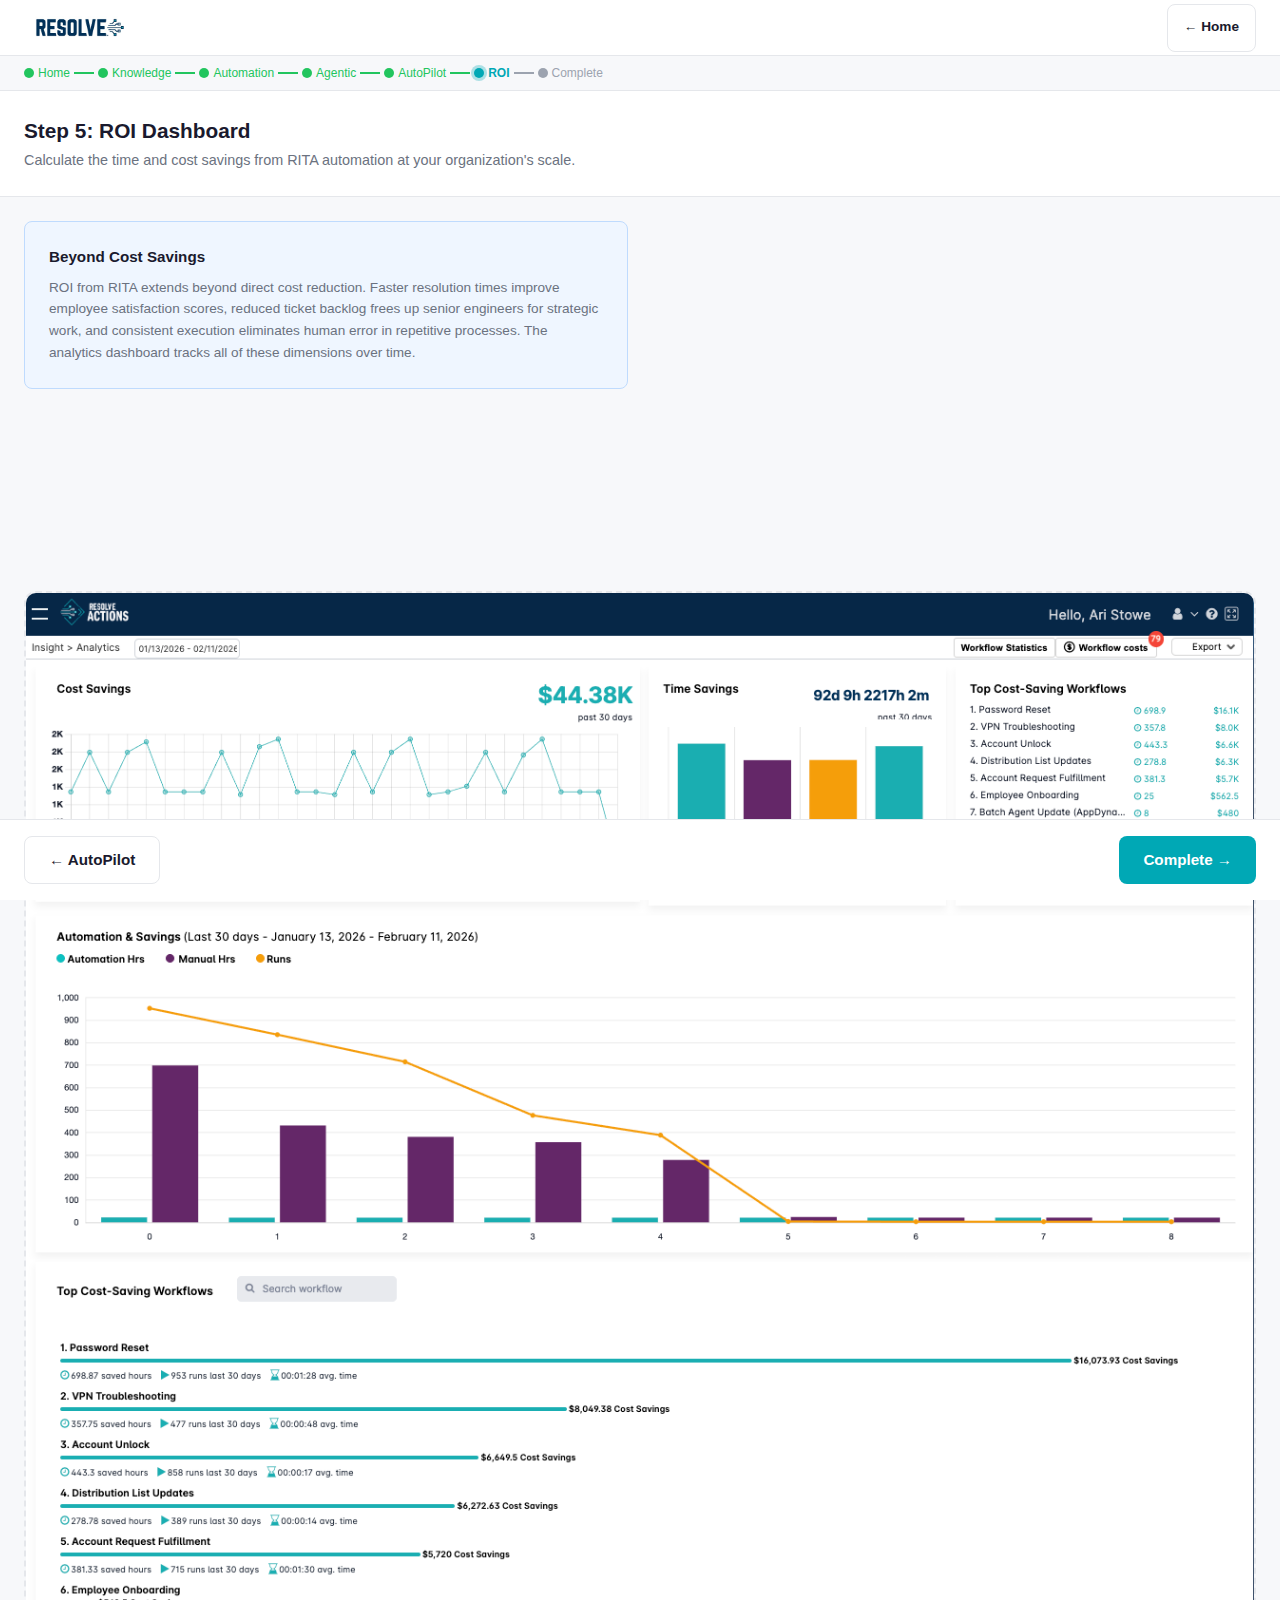
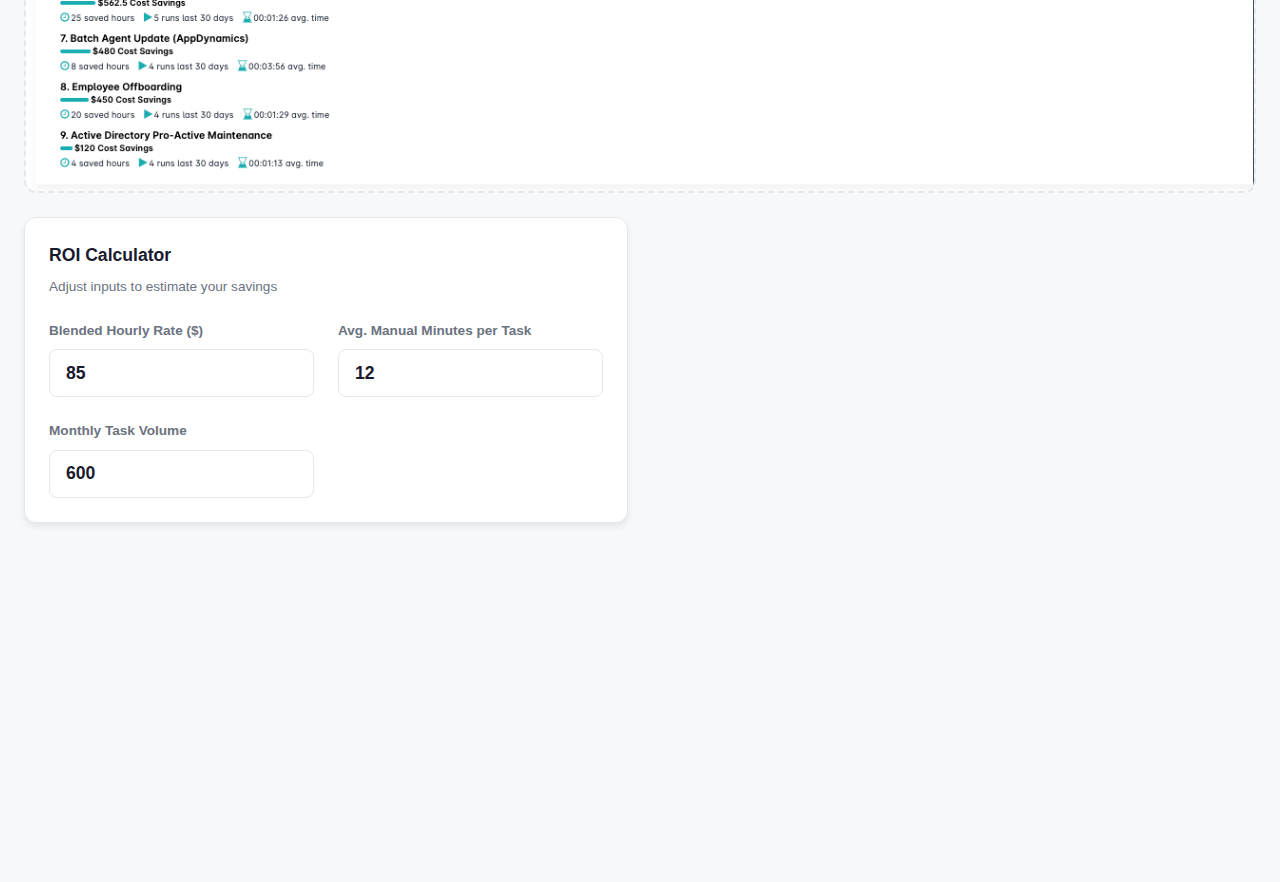
<file: roi.html>
<!DOCTYPE html>
<html lang="en">
<head>
  <meta charset="UTF-8">
  <meta name="viewport" content="width=device-width, initial-scale=1.0, viewport-fit=cover, user-scalable=no">
  <meta name="apple-mobile-web-app-capable" content="yes">
  <meta name="apple-mobile-web-app-status-bar-style" content="default">
  <title>RITA — ROI Dashboard</title>
  <link rel="stylesheet" href="assets/styles.css">
</head>
<body>
  <div class="app-shell">

    <!-- Header -->
    <header class="app-header">
      <div class="app-header__brand">
        <img src="assets/images/Resolve-Logo-Full-Color-RGB-159px.jpg" alt="Resolve" class="app-header__logo">
      </div>
      <div class="app-header__nav">
        <a href="index.html" class="app-header__home-btn">&#8592; Home</a>
      </div>
    </header>

    <!-- Tour Progress -->
    <div id="tour-progress" class="tour-progress"></div>

    <!-- Page Title -->
    <div class="page-title-bar">
      <div class="page-title-bar__title">Step 5: ROI Dashboard</div>
      <div class="page-title-bar__desc">Calculate the time and cost savings from RITA automation at your organization's scale.</div>
    </div>

    <!-- Main Content -->
    <div class="page-content">

      <!-- Top row: Beyond Cost Savings (left) + Top Workflows (right) -->
      <div class="split-pane mb-lg">

        <!-- LEFT: Beyond Cost Savings -->
        <div class="split-pane__left">
          <div class="callout callout--info animate-fade-in">
            <div class="callout__title">Beyond Cost Savings</div>
            <div class="callout__text">
              ROI from RITA extends beyond direct cost reduction. Faster resolution times improve employee satisfaction scores, reduced ticket backlog frees up senior engineers for strategic work, and consistent execution eliminates human error in repetitive processes. The analytics dashboard tracks all of these dimensions over time.
            </div>
          </div>
        </div>

        <!-- RIGHT: Top Cost-Saving Workflows — 5 foundational -->
        <div class="split-pane__right">
          <div class="card card--elevated animate-fade-in delay-1">
            <div class="card__title">Top Cost-Saving Workflows</div>
            <div class="card__subtitle">5 Foundational Automations — last 30 days</div>

            <div class="data-table-container mt-md">
              <table class="data-table">
                <thead>
                  <tr>
                    <th>#</th>
                    <th>Workflow</th>
                    <th>Runs</th>
                    <th>Savings</th>
                  </tr>
                </thead>
                <tbody>
                  <tr>
                    <td>1</td>
                    <td>Password Resets &amp; Account Unlocks</td>
                    <td>4,820</td>
                    <td style="font-weight: 700; color: var(--color-success);">$68.3K</td>
                  </tr>
                  <tr>
                    <td>2</td>
                    <td>Access Requests</td>
                    <td>2,140</td>
                    <td style="font-weight: 700; color: var(--color-success);">$45.5K</td>
                  </tr>
                  <tr>
                    <td>3</td>
                    <td>Software Installations &amp; Licensing</td>
                    <td>1,650</td>
                    <td style="font-weight: 700;">$31.2K</td>
                  </tr>
                  <tr>
                    <td>4</td>
                    <td>Email &amp; Collaboration Tool Issues</td>
                    <td>1,280</td>
                    <td style="font-weight: 700;">$18.7K</td>
                  </tr>
                  <tr>
                    <td>5</td>
                    <td>VPN Troubleshooting &amp; Remediation</td>
                    <td>890</td>
                    <td style="font-weight: 700;">$12.4K</td>
                  </tr>
                </tbody>
              </table>
            </div>
          </div>
        </div>

      </div><!-- /split-pane top -->

      <!-- Screenshot of actual ROI dashboard -->
      <div class="screenshot-area mb-lg" data-asset="roiDashboard" data-label="Screenshot: RITA ROI Analytics Dashboard"></div>

      <div class="split-pane">

        <!-- LEFT: Calculator Inputs -->
        <div class="split-pane__left">
          <div class="card card--elevated animate-fade-in">
            <div class="card__title">ROI Calculator</div>
            <div class="card__subtitle">Adjust inputs to estimate your savings</div>

            <div class="roi-inputs mt-lg">

              <div class="roi-input-group">
                <label for="roi-rate">Blended Hourly Rate ($)</label>
                <input type="number" id="roi-rate" value="85" min="1" max="500" step="5">
              </div>

              <div class="roi-input-group">
                <label for="roi-minutes">Avg. Manual Minutes per Task</label>
                <input type="number" id="roi-minutes" value="12" min="1" max="120" step="1">
              </div>

              <div class="roi-input-group">
                <label for="roi-volume">Monthly Task Volume</label>
                <input type="number" id="roi-volume" value="600" min="1" max="100000" step="50">
              </div>

            </div>
          </div>

          <!-- Assumptions -->
          <div class="assumptions mt-lg animate-fade-in delay-2">
            <strong>Assumptions</strong>
            <ul style="margin-top: 8px; padding-left: 20px; line-height: 1.8;">
              <li>All tasks are fully automated (no manual intervention).</li>
              <li>Blended rate includes salary, benefits, and overhead.</li>
              <li>Savings assume 100% automation rate for the estimated volume.</li>
              <li>Actual results will vary based on workflow complexity, approval requirements, and exception rates.</li>
            </ul>
            <p style="margin-top: 12px; font-style: italic;">
              These values are estimates for illustration purposes. Consult your operations team for precise benchmarks.
            </p>
          </div>
        </div><!-- /split-pane__left -->

        <!-- RIGHT: Computed Outputs -->
        <div class="split-pane__right">
          <div class="card card--elevated animate-fade-in delay-1">
            <div class="card__title">Estimated Savings</div>
            <div class="card__subtitle">Real-time calculations based on your inputs</div>

            <div class="roi-outputs mt-lg">

              <div class="roi-output-card">
                <div class="roi-output-card__value" id="roi-hours-saved">120.0</div>
                <div class="roi-output-card__label">Hours Saved / Month</div>
              </div>

              <div class="roi-output-card roi-output-card--highlight">
                <div class="roi-output-card__value" id="roi-cost-month">$10.2K</div>
                <div class="roi-output-card__label">Cost Saved / Month</div>
              </div>

              <div class="roi-output-card roi-output-card--highlight">
                <div class="roi-output-card__value" id="roi-cost-year">$122.4K</div>
                <div class="roi-output-card__label">Cost Saved / Year</div>
              </div>

              <div class="roi-output-card">
                <div class="roi-output-card__value" id="roi-runs">600</div>
                <div class="roi-output-card__label">Automation Runs / Month</div>
              </div>

            </div>
          </div>
        </div><!-- /split-pane__right -->

      </div><!-- /split-pane -->
    </div><!-- /page-content -->

    <!-- Bottom Nav -->
    <nav id="nav-bar" class="nav-bar"></nav>

  </div><!-- /app-shell -->

  <script src="assets/app.js"></script>
</body>
</html>
</file>
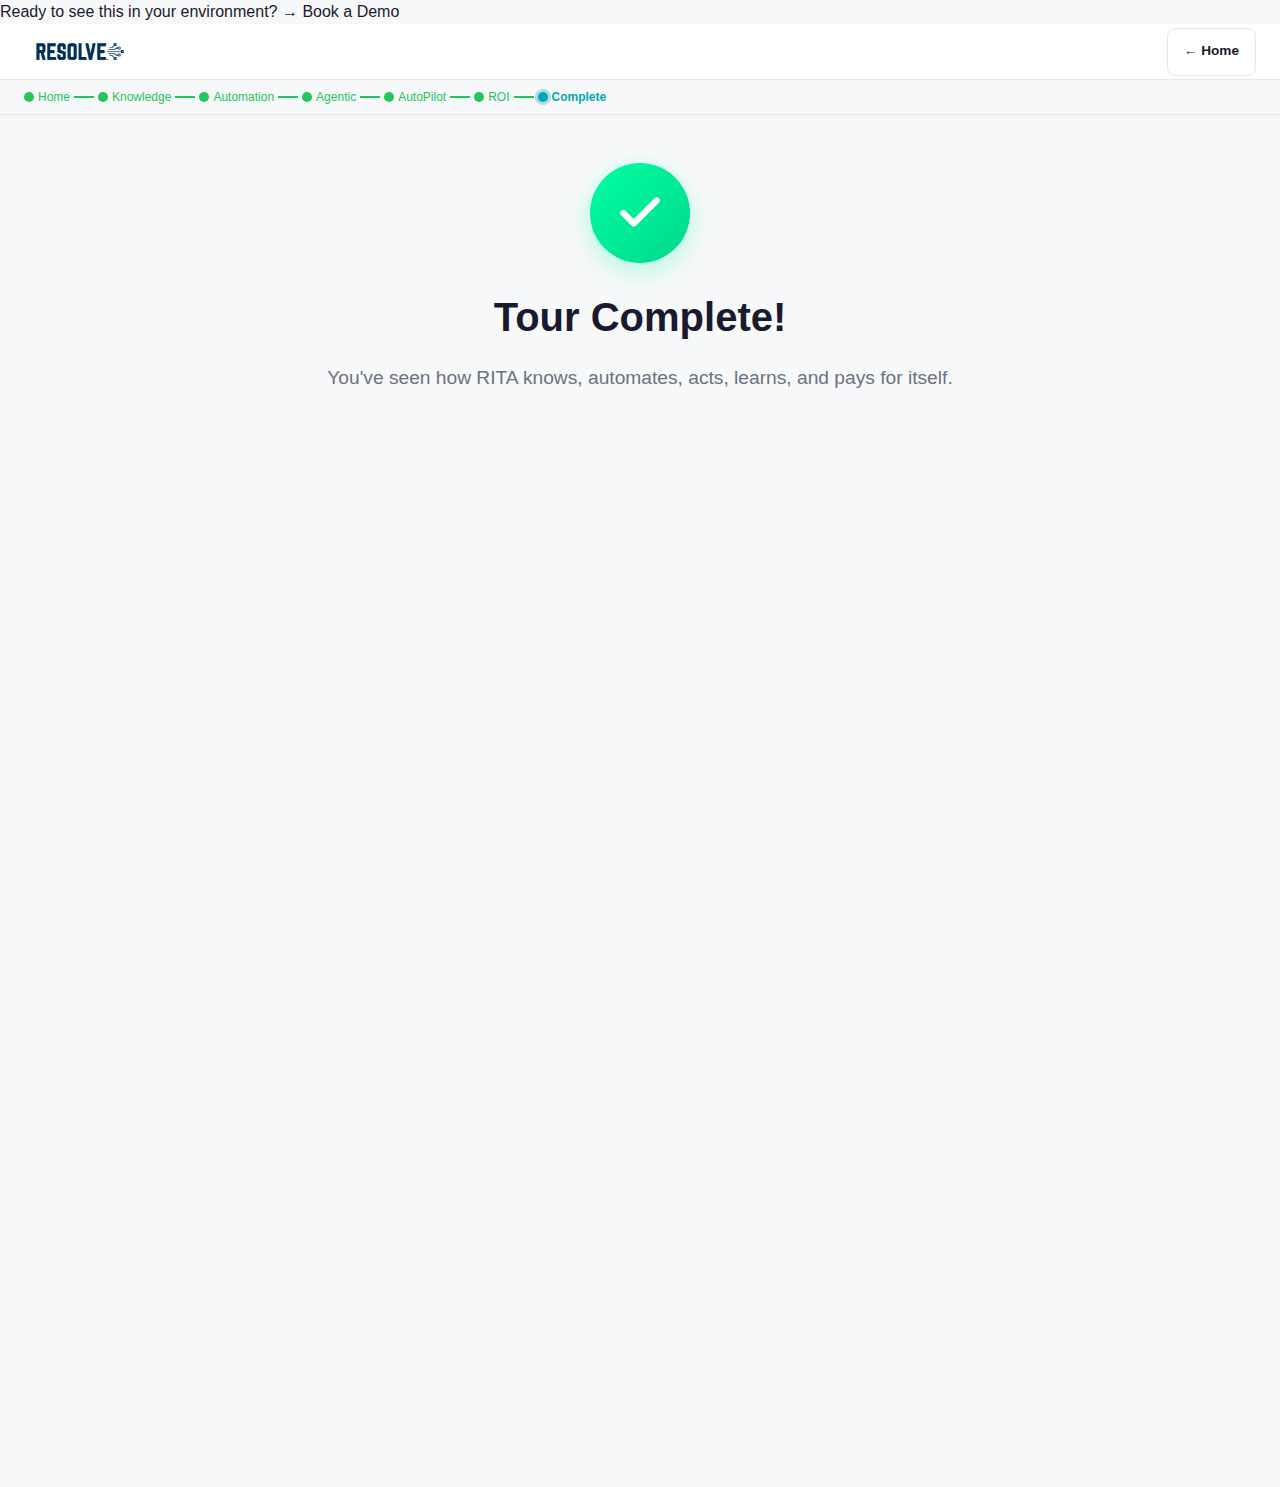
<file: tour-complete.html>
<!DOCTYPE html>
<html lang="en">
<head>
  <meta charset="UTF-8">
  <meta name="viewport" content="width=device-width, initial-scale=1.0, viewport-fit=cover, user-scalable=no">
  <meta name="apple-mobile-web-app-capable" content="yes">
  <meta name="apple-mobile-web-app-status-bar-style" content="default">
  <title>RITA — Tour Complete</title>
  <link rel="stylesheet" href="assets/styles.css">
</head>
<body>
  <div class="app-shell">

    <!-- Sticky Demo CTA Bar -->
    <div class="demo-cta-bar demo-cta-bar--green" onclick="window.open('https://www.resolve.io/request-demo', '_blank')">
      Ready to see this in your environment? <span class="demo-cta-bar__arrow">→</span> Book a Demo
    </div>

    <!-- Header -->
    <header class="app-header">
      <div class="app-header__brand">
        <img src="assets/images/Resolve-Logo-Full-Color-RGB-159px.jpg" alt="Resolve" class="app-header__logo">
      </div>
      <div class="app-header__nav">
        <a href="index.html" class="app-header__home-btn">&#8592; Home</a>
      </div>
    </header>

    <!-- Tour Progress -->
    <div id="tour-progress" class="tour-progress"></div>

    <!-- Main Content -->
    <div class="page-content" style="max-width: 900px; margin: 0 auto; text-align: center; padding: var(--space-2xl) var(--space-lg);">

      <!-- Completion Badge -->
      <div class="animate-fade-in" style="margin-bottom: var(--space-xl);">
        <div style="width: 100px; height: 100px; background: linear-gradient(135deg, #00FFA3, #00d88a); border-radius: 50%; margin: 0 auto var(--space-lg); display: flex; align-items: center; justify-content: center; box-shadow: 0 8px 24px rgba(0,255,163,0.3);">
          <svg viewBox="0 0 24 24" fill="none" stroke="#ffffff" stroke-width="3" stroke-linecap="round" stroke-linejoin="round" style="width: 50px; height: 50px;">
            <polyline points="20 6 9 17 4 12"/>
          </svg>
        </div>
        <h1 style="font-size: 2.5rem; font-weight: 700; color: var(--text-primary); margin-bottom: var(--space-md);">Tour Complete!</h1>
        <p style="font-size: 1.2rem; color: var(--text-secondary); line-height: 1.6;">
          You've seen how RITA knows, automates, acts, learns, and pays for itself.
        </p>
      </div>

      <!-- CTA Section -->
      <div class="animate-fade-in delay-2" style="padding: var(--space-2xl) var(--space-xl); background: linear-gradient(135deg, #0066FF, #0052cc); border-radius: var(--radius-lg); color: #ffffff; margin-bottom: var(--space-lg);">
        <h2 style="font-size: 2rem; font-weight: 700; margin-bottom: var(--space-md); color: #ffffff;">Ready to see it in your environment?</h2>
        <p style="font-size: 1.1rem; margin-bottom: var(--space-xl); color: rgba(255,255,255,0.9); line-height: 1.6;">
          Talk to a Resolve expert to see how RITA can transform your IT operations — from first deployment to full-scale automation.
        </p>
        <a href="https://www.resolve.io/request-demo" target="_blank" style="display: inline-flex; align-items: center; justify-content: center; gap: 12px; padding: 18px 40px; background: #00FFA3; color: #0f1f3d; border: none; border-radius: 8px; font-size: 1.1rem; font-weight: 700; cursor: pointer; transition: all 150ms ease; text-decoration: none; box-shadow: 0 6px 20px rgba(0,255,163,0.4);" onmouseover="this.style.background='#00d88a'; this.style.transform='translateY(-2px)'; this.style.boxShadow='0 8px 24px rgba(0,255,163,0.5)'" onmouseout="this.style.background='#00FFA3'; this.style.transform='translateY(0)'; this.style.boxShadow='0 6px 20px rgba(0,255,163,0.4)'">
          Book a Demo
          <svg viewBox="0 0 24 24" fill="none" stroke="currentColor" stroke-width="2" stroke-linecap="round" stroke-linejoin="round" style="width: 24px; height: 24px;">
            <line x1="5" y1="12" x2="19" y2="12"></line>
            <polyline points="12 5 19 12 12 19"></polyline>
          </svg>
        </a>
      </div>

      <!-- What You've Seen -->
      <div class="card card--elevated animate-fade-in delay-1" style="text-align: left; margin-bottom: var(--space-xl);">
        <div class="card__title" style="text-align: center; font-size: 1.5rem; margin-bottom: var(--space-lg);">What You've Seen</div>

        <div style="display: grid; gap: var(--space-lg);">
          <!-- Step 1 -->
          <div style="display: flex; gap: var(--space-md); align-items: start;">
            <div style="min-width: 48px; height: 48px; background: #e0f2fe; border-radius: 50%; display: flex; align-items: center; justify-content: center; font-weight: 700; font-size: 1.2rem; color: #0066FF;">1</div>
            <div>
              <div style="font-weight: 700; font-size: 1.1rem; margin-bottom: var(--space-xs); color: var(--text-primary);">Instant Employee Answers</div>
              <div style="font-size: 0.9rem; color: var(--text-secondary); line-height: 1.6;">RITA pulls verified knowledge from your existing systems to answer questions in under 3 seconds — no ticket needed.</div>
            </div>
          </div>

          <!-- Step 2 -->
          <div style="display: flex; gap: var(--space-md); align-items: start;">
            <div style="min-width: 48px; height: 48px; background: #e0f2fe; border-radius: 50%; display: flex; align-items: center; justify-content: center; font-weight: 700; font-size: 1.2rem; color: #0066FF;">2</div>
            <div>
              <div style="font-weight: 700; font-size: 1.1rem; margin-bottom: var(--space-xs); color: var(--text-primary);">Zero Touch Ticket Resolution</div>
              <div style="font-size: 0.9rem; color: var(--text-secondary); line-height: 1.6;">Deterministic workflows execute service requests 22x faster than manual processes — with full audit trails and governance.</div>
            </div>
          </div>

          <!-- Step 3 -->
          <div style="display: flex; gap: var(--space-md); align-items: start;">
            <div style="min-width: 48px; height: 48px; background: #e0f2fe; border-radius: 50%; display: flex; align-items: center; justify-content: center; font-weight: 700; font-size: 1.2rem; color: #0066FF;">3</div>
            <div>
              <div style="font-weight: 700; font-size: 1.1rem; margin-bottom: var(--space-xs); color: var(--text-primary);">Self-Healing IT Operations</div>
              <div style="font-size: 0.9rem; color: var(--text-secondary); line-height: 1.6;">Agentic AI diagnoses and resolves alerts autonomously — but only when confidence exceeds your defined threshold. You set the bar.</div>
            </div>
          </div>

          <!-- Step 4 -->
          <div style="display: flex; gap: var(--space-md); align-items: start;">
            <div style="min-width: 48px; height: 48px; background: #e0f2fe; border-radius: 50%; display: flex; align-items: center; justify-content: center; font-weight: 700; font-size: 1.2rem; color: #0066FF;">4</div>
            <div>
              <div style="font-weight: 700; font-size: 1.1rem; margin-bottom: var(--space-xs); color: var(--text-primary);">Uncover Automation Opportunities</div>
              <div style="font-size: 0.9rem; color: var(--text-secondary); line-height: 1.6;">AutoPilot analyzes 100K+ tickets to identify your highest-ROI automation opportunities — prioritized by volume and complexity.</div>
            </div>
          </div>

          <!-- Step 5 -->
          <div style="display: flex; gap: var(--space-md); align-items: start;">
            <div style="min-width: 48px; height: 48px; background: #e0f2fe; border-radius: 50%; display: flex; align-items: center; justify-content: center; font-weight: 700; font-size: 1.2rem; color: #0066FF;">5</div>
            <div>
              <div style="font-weight: 700; font-size: 1.1rem; margin-bottom: var(--space-xs); color: var(--text-primary);">See The ROI</div>
              <div style="font-size: 0.9rem; color: var(--text-secondary); line-height: 1.6;">Calculate your time and cost savings. Real customer deployments show $100K+ in annual savings from just 5 foundational automations.</div>
            </div>
          </div>
        </div>
      </div>


      <!-- Secondary Actions -->
      <div class="animate-fade-in delay-3" style="display: flex; gap: var(--space-md); justify-content: center; flex-wrap: wrap;">
        <a href="index.html" style="padding: var(--space-md) var(--space-lg); background: #ffffff; color: var(--text-primary); border: 1px solid var(--border-color); border-radius: var(--radius-md); font-weight: 600; text-decoration: none; transition: all 150ms ease;" onmouseover="this.style.borderColor='#0066FF'; this.style.color='#0066FF'" onmouseout="this.style.borderColor='var(--border-color)'; this.style.color='var(--text-primary)'">
          Start Over
        </a>
        <a href="roi.html" style="padding: var(--space-md) var(--space-lg); background: #ffffff; color: var(--text-primary); border: 1px solid var(--border-color); border-radius: var(--radius-md); font-weight: 600; text-decoration: none; transition: all 150ms ease;" onmouseover="this.style.borderColor='#0066FF'; this.style.color='#0066FF'" onmouseout="this.style.borderColor='var(--border-color)'; this.style.color='var(--text-primary)'">
          ← Back to ROI
        </a>
      </div>

    </div><!-- /page-content -->

  </div><!-- /app-shell -->

  <script src="assets/app.js"></script>
</body>
</html>
</file>
<file: assets/styles.css>
/* =============================================
   RITA Product Tour — Shared Stylesheet
   Colors derived from product screenshots:
   - Dark navy header (#0f1f3d)
   - Teal accent (#00a8b5)
   - Resolve Actions brand navy (#1a2b4a)
   - Rita GO white/clean (#f7f8fa)
   - Amber highlights (#f59e0b)
   - Success green (#22c55e)
   ============================================= */

/* --- CSS Variables (Design Tokens) --- */
:root {
  /* Primary palette */
  --color-primary: #0f1f3d;
  --color-primary-light: #1a2b4a;
  --color-accent: #00a8b5;
  --color-accent-hover: #008e99;
  --color-accent-light: #e0f7fa;

  /* Teams-like palette */
  --teams-purple: #464775;
  --teams-purple-dark: #33344a;
  --teams-purple-light: #6264a7;
  --teams-bg: #f5f5f5;
  --teams-chat-bg: #ffffff;
  --teams-msg-user: #e8ebfa;
  --teams-msg-bot: #ffffff;

  /* Neutrals */
  --bg-page: #f7f8fa;
  --bg-card: #ffffff;
  --bg-sidebar: #1a1a2e;
  --border-color: #e5e7eb;
  --border-light: #f0f0f0;

  /* Text */
  --text-primary: #1a1a2e;
  --text-secondary: #6b7280;
  --text-muted: #9ca3af;
  --text-inverse: #ffffff;

  /* Status colors */
  --color-success: #22c55e;
  --color-warning: #f59e0b;
  --color-error: #ef4444;
  --color-info: #3b82f6;

  /* Spacing */
  --space-xs: 4px;
  --space-sm: 8px;
  --space-md: 16px;
  --space-lg: 24px;
  --space-xl: 32px;
  --space-2xl: 48px;

  /* Radius */
  --radius-sm: 4px;
  --radius-md: 8px;
  --radius-lg: 12px;
  --radius-xl: 16px;
  --radius-full: 9999px;

  /* Shadows */
  --shadow-sm: 0 1px 2px rgba(0,0,0,0.05);
  --shadow-md: 0 4px 6px rgba(0,0,0,0.07);
  --shadow-lg: 0 10px 25px rgba(0,0,0,0.1);

  /* Transitions */
  --transition-fast: 150ms ease;
  --transition-normal: 250ms ease;
  --transition-slow: 400ms ease;

  /* Touch targets */
  --min-tap-size: 48px;
}

/* --- Reset & Base --- */
*, *::before, *::after {
  box-sizing: border-box;
  margin: 0;
  padding: 0;
}

html {
  font-size: 16px;
  -webkit-text-size-adjust: 100%;
  -webkit-tap-highlight-color: transparent;
}

body {
  font-family: -apple-system, BlinkMacSystemFont, "Segoe UI", Roboto, "Helvetica Neue", Arial, sans-serif;
  background: var(--bg-page);
  color: var(--text-primary);
  line-height: 1.5;
  min-height: 100vh;
  min-height: -webkit-fill-available;
  overflow-x: hidden;
  -webkit-font-smoothing: antialiased;
}

a {
  color: var(--color-accent);
  text-decoration: none;
}

img {
  max-width: 100%;
  height: auto;
  display: block;
}

/* --- App Shell --- */
.app-shell {
  display: flex;
  flex-direction: column;
  min-height: 100vh;
}

/* --- Top Header (tour pages — white bar with logo) --- */
.app-header {
  background: #ffffff;
  color: var(--text-primary);
  display: flex;
  align-items: center;
  justify-content: space-between;
  padding: 0 var(--space-lg);
  padding-top: env(safe-area-inset-top);
  padding-left: max(var(--space-lg), env(safe-area-inset-left));
  padding-right: max(var(--space-lg), env(safe-area-inset-right));
  height: calc(56px + env(safe-area-inset-top));
  position: sticky;
  top: 0;
  z-index: 100;
  flex-shrink: 0;
  border-bottom: 1px solid var(--border-color);
}

.app-header__brand {
  display: flex;
  align-items: center;
  gap: var(--space-sm);
}

.app-header__home-btn {
  display: inline-flex;
  align-items: center;
  gap: var(--space-sm);
  min-height: var(--min-tap-size);
  padding: var(--space-xs) var(--space-md);
  border: 1px solid var(--border-color);
  border-radius: var(--radius-md);
  font-size: 0.85rem;
  font-weight: 600;
  cursor: pointer;
  background: #ffffff;
  color: var(--text-primary);
  text-decoration: none;
  transition: all var(--transition-fast);
  touch-action: manipulation;
}

.app-header__home-btn:hover {
  background: var(--bg-page);
  border-color: var(--color-primary-light);
}

.app-header__home-btn:active {
  transform: scale(0.97);
}

.app-header__logo {
  height: 55px;
  width: auto;
  object-fit: contain;
}

.app-header__nav {
  display: flex;
  align-items: center;
  gap: var(--space-md);
}

/* --- Tour Progress Indicator --- */
.tour-progress {
  display: flex;
  align-items: center;
  gap: var(--space-xs);
  padding: var(--space-sm) var(--space-lg);
  background: var(--bg-page);
  border-bottom: 1px solid var(--border-color);
}

.tour-progress__step {
  display: flex;
  align-items: center;
  gap: var(--space-xs);
  font-size: 0.75rem;
  color: var(--text-muted);
  white-space: nowrap;
}

.tour-progress__step.active {
  color: var(--color-accent);
  font-weight: 600;
}

.tour-progress__step.completed {
  color: var(--color-success);
}

.tour-progress__dot {
  width: 10px;
  height: 10px;
  border-radius: 50%;
  background: var(--text-muted);
  flex-shrink: 0;
}

.tour-progress__step.active .tour-progress__dot {
  background: var(--color-accent);
  box-shadow: 0 0 0 3px rgba(0,168,181,0.3);
}

.tour-progress__step.completed .tour-progress__dot {
  background: var(--color-success);
}

.tour-progress__line {
  width: 20px;
  height: 2px;
  background: var(--text-muted);
  flex-shrink: 0;
}

.tour-progress__step.completed + .tour-progress__line {
  background: var(--color-success);
}

@media (max-width: 600px) {
  .tour-progress__label {
    display: none;
  }
  .tour-progress__line {
    width: 12px;
  }
}

/* --- Main Content --- */
.app-main {
  flex: 1;
  display: flex;
  flex-direction: column;
}

/* --- Page Content Container --- */
.page-content {
  flex: 1;
  padding: var(--space-lg);
  max-width: 1400px;
  width: 100%;
  margin: 0 auto;
}

/* --- Buttons --- */
.btn {
  display: inline-flex;
  align-items: center;
  justify-content: center;
  gap: var(--space-sm);
  min-height: var(--min-tap-size);
  padding: var(--space-sm) var(--space-lg);
  border: none;
  border-radius: var(--radius-md);
  font-size: 0.95rem;
  font-weight: 600;
  cursor: pointer;
  transition: all var(--transition-fast);
  text-decoration: none;
  line-height: 1.4;
  touch-action: manipulation;
  user-select: none;
  -webkit-user-select: none;
}

.btn:active {
  transform: scale(0.97);
}

.btn-primary {
  background: var(--color-accent);
  color: var(--text-inverse);
}

.btn-primary:hover {
  background: var(--color-accent-hover);
}

.btn-secondary {
  background: var(--bg-card);
  color: var(--text-primary);
  border: 1px solid var(--border-color);
}

.btn-secondary:hover {
  background: var(--bg-page);
}

.btn-dark {
  background: var(--color-primary);
  color: var(--text-inverse);
}

.btn-dark:hover {
  background: var(--color-primary-light);
}

.btn-sm {
  min-height: 36px;
  padding: var(--space-xs) var(--space-md);
  font-size: 0.85rem;
}

.btn-lg {
  min-height: 56px;
  padding: var(--space-md) var(--space-xl);
  font-size: 1.1rem;
}

.btn-icon {
  width: var(--min-tap-size);
  padding: 0;
}

/* --- Navigation Bar (Bottom of page) --- */
.nav-bar {
  display: flex;
  justify-content: space-between;
  align-items: center;
  padding: var(--space-md) var(--space-lg);
  padding-bottom: max(var(--space-md), env(safe-area-inset-bottom));
  padding-left: max(var(--space-lg), env(safe-area-inset-left));
  padding-right: max(var(--space-lg), env(safe-area-inset-right));
  background: var(--bg-card);
  border-top: 1px solid var(--border-color);
  position: sticky;
  bottom: 0;
  z-index: 50;
}

.nav-bar__center {
  font-size: 0.85rem;
  color: var(--text-secondary);
}

/* --- Cards --- */
.card {
  background: var(--bg-card);
  border: 1px solid var(--border-color);
  border-radius: var(--radius-lg);
  padding: var(--space-lg);
  box-shadow: var(--shadow-sm);
}

.card--elevated {
  box-shadow: var(--shadow-md);
}

.card__title {
  font-size: 1.1rem;
  font-weight: 700;
  margin-bottom: var(--space-sm);
  color: var(--text-primary);
}

.card__subtitle {
  font-size: 0.85rem;
  color: var(--text-secondary);
  margin-bottom: var(--space-md);
}

/* --- Pills / Chips --- */
.pill {
  display: inline-flex;
  align-items: center;
  gap: var(--space-xs);
  padding: var(--space-xs) var(--space-md);
  border-radius: var(--radius-full);
  font-size: 0.8rem;
  font-weight: 500;
  background: var(--bg-page);
  color: var(--text-secondary);
  border: 1px solid var(--border-color);
}

.pill--accent {
  background: var(--color-accent-light);
  color: var(--color-accent-hover);
  border-color: transparent;
}

.pill--success {
  background: #dcfce7;
  color: #166534;
  border-color: transparent;
}

.pill--warning {
  background: #fef3c7;
  color: #92400e;
  border-color: transparent;
}

.pill--error {
  background: #fee2e2;
  color: #991b1b;
  border-color: transparent;
}

.pills-row {
  display: flex;
  flex-wrap: wrap;
  gap: var(--space-sm);
}

/* --- Split Pane Layout --- */
.split-pane {
  display: flex;
  gap: var(--space-lg);
  flex: 1;
  align-items: flex-start;
}

.split-pane__left {
  flex: 1;
  min-width: 0;
}

.split-pane__right {
  flex: 1;
  min-width: 0;
}

/* Knowledge page: Teams mock gets more space (60/40) */
.split-pane--teams-wide .split-pane__left {
  flex: 3;
}

.split-pane--teams-wide .split-pane__right {
  flex: 2;
}

@media (max-width: 900px) {
  .split-pane {
    flex-direction: column;
  }
}

/* --- Teams-Like UI --- */
.teams-mock {
  display: flex;
  border: 1px solid var(--border-color);
  border-radius: var(--radius-lg);
  overflow: hidden;
  background: var(--teams-bg);
  height: 100%;
  min-height: 500px;
  box-shadow: var(--shadow-md);
}

/* Teams left rail */
.teams-rail {
  width: 48px;
  background: var(--teams-purple-dark);
  display: flex;
  flex-direction: column;
  align-items: center;
  padding: var(--space-md) 0;
  gap: var(--space-lg);
  flex-shrink: 0;
}

.teams-rail__icon {
  width: 28px;
  height: 28px;
  border-radius: var(--radius-sm);
  background: rgba(255,255,255,0.15);
  display: flex;
  align-items: center;
  justify-content: center;
  color: rgba(255,255,255,0.7);
  font-size: 0.7rem;
  font-weight: 700;
}

.teams-rail__icon.active {
  background: var(--teams-purple-light);
  color: #fff;
}

/* Teams chat list */
.teams-chatlist {
  width: 220px;
  background: var(--teams-chat-bg);
  border-right: 1px solid var(--border-color);
  flex-shrink: 0;
  overflow: hidden;
}

.teams-chatlist__header {
  padding: var(--space-md);
  font-weight: 700;
  font-size: 0.95rem;
  border-bottom: 1px solid var(--border-color);
}

.teams-chatlist__search {
  margin: var(--space-sm) var(--space-md);
  padding: var(--space-sm) var(--space-md);
  border: 1px solid var(--border-color);
  border-radius: var(--radius-sm);
  font-size: 0.8rem;
  width: calc(100% - 32px);
  background: var(--bg-page);
  color: var(--text-secondary);
}

.teams-chatlist__item {
  display: flex;
  align-items: center;
  gap: var(--space-sm);
  padding: var(--space-sm) var(--space-md);
  cursor: pointer;
  border-left: 3px solid transparent;
}

.teams-chatlist__item.active {
  background: #e8ebfa;
  border-left-color: var(--teams-purple-light);
}

.teams-chatlist__item:hover {
  background: var(--bg-page);
}

.teams-chatlist__avatar {
  width: 32px;
  height: 32px;
  border-radius: 50%;
  background: var(--color-accent);
  display: flex;
  align-items: center;
  justify-content: center;
  color: #fff;
  font-weight: 700;
  font-size: 0.75rem;
  flex-shrink: 0;
}

.teams-chatlist__avatar--rita {
  background: linear-gradient(135deg, var(--color-accent), var(--teams-purple-light));
}

.teams-chatlist__info {
  flex: 1;
  min-width: 0;
}

.teams-chatlist__name {
  font-size: 0.85rem;
  font-weight: 600;
  white-space: nowrap;
  overflow: hidden;
  text-overflow: ellipsis;
}

.teams-chatlist__preview {
  font-size: 0.75rem;
  color: var(--text-muted);
  white-space: nowrap;
  overflow: hidden;
  text-overflow: ellipsis;
}

/* Teams chat pane */
.teams-chat {
  flex: 1;
  display: flex;
  flex-direction: column;
  min-width: 0;
}

.teams-chat__header {
  padding: var(--space-md) var(--space-lg);
  border-bottom: 1px solid var(--border-color);
  background: var(--teams-chat-bg);
  display: flex;
  align-items: center;
  gap: var(--space-sm);
}

.teams-chat__header-name {
  font-weight: 700;
  font-size: 1rem;
}

.teams-chat__header-status {
  font-size: 0.75rem;
  color: var(--color-success);
}

.teams-chat__messages {
  flex: 1;
  padding: var(--space-lg);
  overflow-y: auto;
  display: flex;
  flex-direction: column;
  gap: var(--space-md);
  background: var(--teams-bg);
}

.teams-chat__input {
  padding: var(--space-md) var(--space-lg);
  border-top: 1px solid var(--border-color);
  background: var(--teams-chat-bg);
}

.teams-chat__input-box {
  padding: var(--space-sm) var(--space-md);
  border: 1px solid var(--border-color);
  border-radius: var(--radius-md);
  font-size: 0.85rem;
  color: var(--text-muted);
  background: var(--bg-page);
  width: 100%;
}

/* Chat messages */
.chat-message {
  display: flex;
  gap: var(--space-sm);
  max-width: 85%;
}

.chat-message--user {
  align-self: flex-end;
  flex-direction: row-reverse;
}

.chat-message--bot {
  align-self: flex-start;
}

.chat-message__avatar {
  width: 32px;
  height: 32px;
  border-radius: 50%;
  display: flex;
  align-items: center;
  justify-content: center;
  color: #fff;
  font-weight: 700;
  font-size: 0.7rem;
  flex-shrink: 0;
}

.chat-message--user .chat-message__avatar {
  background: var(--teams-purple-light);
}

.chat-message--bot .chat-message__avatar {
  background: linear-gradient(135deg, var(--color-accent), var(--teams-purple-light));
}

.chat-message__body {
  display: flex;
  flex-direction: column;
  gap: 2px;
}

.chat-message__sender {
  font-size: 0.75rem;
  font-weight: 600;
  color: var(--text-secondary);
}

.chat-message__bubble {
  padding: var(--space-sm) var(--space-md);
  border-radius: var(--radius-md);
  font-size: 0.9rem;
  line-height: 1.5;
}

.chat-message--user .chat-message__bubble {
  background: var(--teams-msg-user);
  border-bottom-right-radius: var(--radius-sm);
}

.chat-message--bot .chat-message__bubble {
  background: var(--teams-msg-bot);
  border: 1px solid var(--border-color);
  border-bottom-left-radius: var(--radius-sm);
}

.chat-message__time {
  font-size: 0.7rem;
  color: var(--text-muted);
}

/* --- Chat UI (Home page style) --- */
.chat-layout {
  display: flex;
  height: calc(100vh - 56px - env(safe-area-inset-top));
  overflow: hidden;
}

.chat-sidebar {
  width: 260px;
  background: var(--bg-sidebar);
  color: var(--text-inverse);
  display: flex;
  flex-direction: column;
  flex-shrink: 0;
  overflow-y: auto;
}

.chat-sidebar__header {
  padding: var(--space-lg);
  border-bottom: 1px solid rgba(255,255,255,0.1);
}

.chat-sidebar__title {
  font-size: 1.2rem;
  font-weight: 700;
  color: var(--color-accent);
  margin-bottom: var(--space-xs);
}

.chat-sidebar__subtitle {
  font-size: 0.8rem;
  color: var(--text-muted);
}

.chat-sidebar__nav {
  padding: var(--space-md);
  display: flex;
  flex-direction: column;
  gap: var(--space-xs);
}

.chat-sidebar__link {
  display: flex;
  align-items: center;
  gap: var(--space-sm);
  padding: var(--space-sm) var(--space-md);
  border-radius: var(--radius-md);
  color: rgba(255,255,255,0.7);
  font-size: 0.85rem;
  cursor: pointer;
  transition: background var(--transition-fast);
  min-height: var(--min-tap-size);
  text-decoration: none;
}

.chat-sidebar__link:hover,
.chat-sidebar__link.active {
  background: rgba(255,255,255,0.1);
  color: #fff;
}

.chat-sidebar__link-icon {
  width: 20px;
  text-align: center;
  flex-shrink: 0;
}

.chat-sidebar__section {
  padding: var(--space-md) var(--space-md) var(--space-xs);
  font-size: 0.7rem;
  text-transform: uppercase;
  letter-spacing: 0.1em;
  color: var(--text-muted);
}

/* Chat main area */
.chat-main {
  flex: 1;
  display: flex;
  flex-direction: column;
  background: var(--bg-page);
  min-width: 0;
}

.chat-main__header {
  padding: var(--space-md) var(--space-lg);
  background: var(--bg-card);
  border-bottom: 1px solid var(--border-color);
  display: flex;
  align-items: center;
  gap: var(--space-md);
}

.chat-main__body {
  flex: 1;
  overflow-y: auto;
  padding: var(--space-xl);
  display: flex;
  flex-direction: column;
  align-items: center;
}

/* Welcome area */
.welcome {
  text-align: center;
  max-width: 800px;
  width: 100%;
}

.welcome__icon {
  width: 64px;
  height: 64px;
  border-radius: 50%;
  background: linear-gradient(135deg, var(--color-accent), var(--teams-purple-light));
  display: flex;
  align-items: center;
  justify-content: center;
  margin: 0 auto var(--space-lg);
  color: #fff;
  font-size: 1.5rem;
  font-weight: 700;
}

.welcome__title {
  font-size: 1.4rem;
  font-weight: 700;
  margin-bottom: var(--space-sm);
}

.welcome__text {
  font-size: 0.95rem;
  color: var(--text-secondary);
  margin-bottom: var(--space-xl);
  max-width: 500px;
  margin-left: auto;
  margin-right: auto;
}

/* Tour tiles grid */
.tour-tiles {
  display: grid;
  grid-template-columns: repeat(auto-fit, minmax(260px, 1fr));
  gap: var(--space-md);
  width: 100%;
  max-width: 900px;
}

.tour-tile {
  display: flex;
  flex-direction: column;
  align-items: flex-start;
  gap: var(--space-sm);
  padding: var(--space-lg);
  background: var(--bg-card);
  border: 1px solid var(--border-color);
  border-radius: var(--radius-lg);
  cursor: pointer;
  transition: all var(--transition-fast);
  text-decoration: none;
  color: inherit;
  min-height: 120px;
  touch-action: manipulation;
  text-align: left;
}

.tour-tile:hover {
  box-shadow: var(--shadow-md);
  border-color: var(--color-accent);
  transform: translateY(-2px);
}

.tour-tile:active {
  transform: scale(0.98);
}

.tour-tile__number {
  width: 32px;
  height: 32px;
  border-radius: 50%;
  background: var(--color-accent);
  color: #fff;
  display: flex;
  align-items: center;
  justify-content: center;
  font-weight: 700;
  font-size: 0.85rem;
  flex-shrink: 0;
}

.tour-tile__title {
  font-size: 1rem;
  font-weight: 700;
}

.tour-tile__desc {
  font-size: 0.85rem;
  color: var(--text-secondary);
  line-height: 1.4;
}

.tour-tile--start {
  grid-column: 1 / -1;
  background: var(--color-primary);
  color: var(--text-inverse);
  border-color: var(--color-primary);
  flex-direction: row;
  align-items: center;
  min-height: 80px;
}

.tour-tile--start .tour-tile__number {
  background: var(--color-accent);
}

.tour-tile--start .tour-tile__desc {
  color: rgba(255,255,255,0.7);
}

.tour-tile--start:hover {
  background: var(--color-primary-light);
  border-color: var(--color-accent);
}

/* --- Knowledge Article Card --- */
.kb-article {
  background: var(--bg-card);
  border: 1px solid var(--border-color);
  border-radius: var(--radius-md);
  overflow: hidden;
}

.kb-article__header {
  padding: var(--space-md);
  background: var(--color-accent-light);
  border-bottom: 1px solid var(--border-color);
}

.kb-article__title {
  font-weight: 700;
  font-size: 0.95rem;
  color: var(--color-accent-hover);
}

.kb-article__body {
  padding: var(--space-md);
}

.kb-article__steps {
  list-style: none;
  counter-reset: kb-step;
}

.kb-article__step {
  counter-increment: kb-step;
  padding: var(--space-sm) 0;
  padding-left: var(--space-lg);
  position: relative;
  font-size: 0.85rem;
  border-bottom: 1px solid var(--border-light);
}

.kb-article__step:last-child {
  border-bottom: none;
}

.kb-article__step::before {
  content: counter(kb-step);
  position: absolute;
  left: 0;
  width: 20px;
  height: 20px;
  border-radius: 50%;
  background: var(--color-accent);
  color: #fff;
  font-size: 0.7rem;
  font-weight: 700;
  display: flex;
  align-items: center;
  justify-content: center;
  top: 10px;
}

.kb-article__links {
  padding: var(--space-md);
  border-top: 1px solid var(--border-color);
}

.kb-article__helpful {
  padding: var(--space-md);
  border-top: 1px solid var(--border-color);
  display: flex;
  align-items: center;
  gap: var(--space-md);
  font-size: 0.85rem;
  color: var(--text-secondary);
}

.kb-article__helpful-btns {
  display: flex;
  gap: var(--space-sm);
}

/* --- Workflow Visualization --- */
.workflow-viz {
  display: flex;
  flex-direction: column;
  align-items: center;
  gap: 0;
  padding: var(--space-lg) 0;
}

.workflow-step {
  display: flex;
  align-items: center;
  gap: var(--space-md);
  padding: var(--space-md) var(--space-lg);
  background: var(--bg-card);
  border: 2px solid var(--border-color);
  border-radius: var(--radius-md);
  width: 100%;
  max-width: 360px;
  transition: all var(--transition-normal);
  position: relative;
}

.workflow-step.active {
  border-color: var(--color-accent);
  box-shadow: 0 0 0 3px rgba(0,168,181,0.2);
}

.workflow-step.completed {
  border-color: var(--color-success);
  background: #f0fdf4;
}

.workflow-step__icon {
  width: 36px;
  height: 36px;
  border-radius: 50%;
  background: var(--bg-page);
  border: 2px solid var(--border-color);
  display: flex;
  align-items: center;
  justify-content: center;
  flex-shrink: 0;
  font-size: 0.8rem;
}

.workflow-step.active .workflow-step__icon {
  background: var(--color-accent);
  border-color: var(--color-accent);
  color: #fff;
}

.workflow-step.completed .workflow-step__icon {
  background: var(--color-success);
  border-color: var(--color-success);
  color: #fff;
}

.workflow-step__label {
  font-weight: 600;
  font-size: 0.9rem;
}

.workflow-step__detail {
  font-size: 0.75rem;
  color: var(--text-secondary);
}

.workflow-connector {
  width: 2px;
  height: 24px;
  background: var(--border-color);
  position: relative;
}

.workflow-connector.completed {
  background: var(--color-success);
}

.workflow-connector.active {
  background: var(--color-accent);
}

/* --- Decision Card --- */
.decision-card {
  background: var(--bg-card);
  border: 2px solid var(--color-accent);
  border-radius: var(--radius-lg);
  overflow: hidden;
}

.decision-card__header {
  background: var(--color-accent);
  color: #fff;
  padding: var(--space-md) var(--space-lg);
  font-weight: 700;
  font-size: 0.95rem;
}

.decision-card__body {
  padding: var(--space-lg);
  display: flex;
  flex-direction: column;
  gap: var(--space-md);
}

.decision-card__row {
  display: flex;
  align-items: flex-start;
  gap: var(--space-md);
}

.decision-card__label {
  font-size: 0.8rem;
  font-weight: 600;
  color: var(--text-secondary);
  min-width: 120px;
  flex-shrink: 0;
}

.decision-card__value {
  font-size: 0.9rem;
  font-weight: 500;
}

/* Confidence meter */
.confidence-meter {
  display: flex;
  align-items: center;
  gap: var(--space-sm);
}

.confidence-meter__bar {
  flex: 1;
  height: 8px;
  background: var(--border-color);
  border-radius: var(--radius-full);
  overflow: hidden;
  max-width: 120px;
}

.confidence-meter__fill {
  height: 100%;
  border-radius: var(--radius-full);
  background: var(--color-success);
  transition: width 1s ease;
}

.confidence-meter__label {
  font-size: 0.85rem;
  font-weight: 700;
  color: var(--color-success);
}

/* --- Dashboard Widgets (autopilot / roi) --- */
.dashboard-grid {
  display: grid;
  grid-template-columns: repeat(auto-fit, minmax(200px, 1fr));
  gap: var(--space-md);
}

.stat-card {
  background: var(--bg-card);
  border: 1px solid var(--border-color);
  border-radius: var(--radius-lg);
  padding: var(--space-lg);
  text-align: center;
}

.stat-card__value {
  font-size: 2rem;
  font-weight: 700;
  color: var(--text-primary);
}

.stat-card__label {
  font-size: 0.8rem;
  color: var(--text-secondary);
  margin-top: var(--space-xs);
}

.stat-card--accent .stat-card__value {
  color: var(--color-accent);
}

.stat-card--success .stat-card__value {
  color: var(--color-success);
}

/* Ticket clusters */
.cluster-grid {
  display: grid;
  grid-template-columns: repeat(auto-fit, minmax(200px, 1fr));
  gap: var(--space-md);
}

.cluster-card {
  background: var(--bg-card);
  border: 1px solid var(--border-color);
  border-radius: var(--radius-lg);
  padding: var(--space-lg);
}

.cluster-card__count {
  font-size: 2rem;
  font-weight: 700;
}

.cluster-card__name {
  font-size: 0.85rem;
  font-weight: 600;
  margin-top: var(--space-xs);
}

.cluster-card__meta {
  font-size: 0.75rem;
  color: var(--text-secondary);
  margin-top: var(--space-xs);
  display: flex;
  align-items: center;
  gap: var(--space-sm);
}

.cluster-card__badge {
  display: inline-block;
  padding: 2px 8px;
  border-radius: var(--radius-sm);
  font-size: 0.7rem;
  font-weight: 600;
}

.cluster-card__badge--found {
  background: #dcfce7;
  color: #166534;
}

.cluster-card__badge--gap {
  background: #fef3c7;
  color: #92400e;
}

/* Bar chart (pure CSS) */
.bar-chart {
  display: flex;
  flex-direction: column;
  gap: var(--space-sm);
}

.bar-chart__item {
  display: flex;
  align-items: center;
  gap: var(--space-md);
}

.bar-chart__label {
  font-size: 0.8rem;
  min-width: 140px;
  text-align: right;
  color: var(--text-secondary);
  flex-shrink: 0;
}

.bar-chart__track {
  flex: 1;
  height: 24px;
  background: var(--bg-page);
  border-radius: var(--radius-sm);
  overflow: hidden;
}

.bar-chart__fill {
  height: 100%;
  background: var(--color-accent);
  border-radius: var(--radius-sm);
  transition: width 1s ease;
  display: flex;
  align-items: center;
  padding-left: var(--space-sm);
  font-size: 0.7rem;
  font-weight: 600;
  color: #fff;
  white-space: nowrap;
}

.bar-chart__fill--alt {
  background: var(--teams-purple-light);
}

.bar-chart__count {
  font-size: 0.8rem;
  font-weight: 600;
  min-width: 40px;
  color: var(--text-primary);
}

/* --- Data Table --- */
.data-table-container {
  overflow-x: auto;
  border: 1px solid var(--border-color);
  border-radius: var(--radius-md);
}

.data-table {
  width: 100%;
  border-collapse: collapse;
  font-size: 0.85rem;
}

.data-table th {
  padding: var(--space-sm) var(--space-md);
  text-align: left;
  font-weight: 600;
  background: var(--bg-page);
  border-bottom: 2px solid var(--border-color);
  white-space: nowrap;
  color: var(--text-secondary);
  font-size: 0.8rem;
}

.data-table td {
  padding: var(--space-sm) var(--space-md);
  border-bottom: 1px solid var(--border-light);
  white-space: nowrap;
}

.data-table tr:last-child td {
  border-bottom: none;
}

.data-table tr:hover td {
  background: var(--bg-page);
}

/* --- ROI Calculator --- */
.roi-inputs {
  display: grid;
  grid-template-columns: repeat(auto-fit, minmax(200px, 1fr));
  gap: var(--space-lg);
}

.roi-input-group {
  display: flex;
  flex-direction: column;
  gap: var(--space-sm);
}

.roi-input-group label {
  font-size: 0.85rem;
  font-weight: 600;
  color: var(--text-secondary);
}

.roi-input-group input[type="number"],
.roi-input-group input[type="range"] {
  min-height: var(--min-tap-size);
  padding: var(--space-sm) var(--space-md);
  border: 1px solid var(--border-color);
  border-radius: var(--radius-md);
  font-size: 1.1rem;
  font-weight: 600;
  background: var(--bg-card);
  color: var(--text-primary);
  width: 100%;
}

.roi-input-group input[type="number"]:focus {
  outline: none;
  border-color: var(--color-accent);
  box-shadow: 0 0 0 3px rgba(0,168,181,0.2);
}

.roi-input-value {
  font-size: 1.1rem;
  font-weight: 700;
  color: var(--color-accent);
  text-align: center;
}

.roi-outputs {
  display: grid;
  grid-template-columns: repeat(auto-fit, minmax(180px, 1fr));
  gap: var(--space-md);
}

.roi-output-card {
  background: var(--bg-card);
  border: 1px solid var(--border-color);
  border-radius: var(--radius-lg);
  padding: var(--space-lg);
  text-align: center;
}

.roi-output-card__value {
  font-size: 1.8rem;
  font-weight: 700;
  color: var(--color-accent);
}

.roi-output-card__label {
  font-size: 0.8rem;
  color: var(--text-secondary);
  margin-top: var(--space-xs);
}

.roi-output-card--highlight {
  border-color: var(--color-accent);
  background: var(--color-accent-light);
}

.roi-output-card--highlight .roi-output-card__value {
  color: var(--color-primary);
}

/* --- Screenshot / Image Placeholder --- */
.screenshot-area {
  border: 2px dashed var(--border-color);
  border-radius: var(--radius-lg);
  overflow: hidden;
  background: var(--bg-page);
  position: relative;
  min-height: 200px;
}

.screenshot-area img {
  width: 100%;
  height: auto;
  display: block;
}

.screenshot-placeholder {
  display: flex;
  flex-direction: column;
  align-items: center;
  justify-content: center;
  padding: var(--space-2xl);
  text-align: center;
  gap: var(--space-sm);
  min-height: 200px;
  color: var(--text-muted);
}

.screenshot-placeholder__icon {
  font-size: 2rem;
  opacity: 0.4;
}

.screenshot-placeholder__label {
  font-size: 0.85rem;
  font-weight: 500;
}

/* Zoomed / cropped screenshot */
.screenshot-area--zoomed {
  overflow: hidden;
  max-height: 400px;
}

.screenshot-area--zoomed img {
  width: 200%;
  max-width: none;
  transform-origin: top right;
  transform: translate(-20%, 0);
}

/* Full-width hero screenshot */
.screenshot-area--hero {
  border: 1px solid var(--border-color);
  border-style: solid;
  min-height: auto;
}

.screenshot-area--hero img {
  border-radius: var(--radius-lg);
}

/* --- Explainer Callout --- */
.explainer {
  background: linear-gradient(135deg, #f0f9ff, #e8f4fd);
  border: 1px solid #bae6fd;
  border-left: 4px solid var(--color-accent);
  border-radius: var(--radius-md);
  padding: var(--space-lg);
}

.explainer__title {
  font-weight: 700;
  font-size: 0.95rem;
  margin-bottom: var(--space-sm);
  color: var(--color-primary);
}

.explainer__text {
  font-size: 0.85rem;
  color: var(--text-secondary);
  line-height: 1.6;
}

/* Callout box */
.callout {
  border-radius: var(--radius-md);
  padding: var(--space-lg);
  margin: var(--space-md) 0;
}

.split-pane__left > .callout:first-child,
.split-pane__right > .callout:first-child {
  margin-top: 0;
}

.callout--info {
  background: #eff6ff;
  border: 1px solid #bfdbfe;
}

.callout--success {
  background: #f0fdf4;
  border: 1px solid #bbf7d0;
}

.callout--warning {
  background: #fffbeb;
  border: 1px solid #fde68a;
}

.callout__title {
  font-weight: 700;
  font-size: 0.95rem;
  margin-bottom: var(--space-sm);
}

.callout__text {
  font-size: 0.85rem;
  line-height: 1.6;
  color: var(--text-secondary);
}

/* --- Confirmation Card --- */
.confirmation-card {
  background: #f0fdf4;
  border: 1px solid #bbf7d0;
  border-radius: var(--radius-md);
  padding: var(--space-md);
  margin-top: var(--space-sm);
}

.confirmation-card__row {
  display: flex;
  justify-content: space-between;
  padding: var(--space-xs) 0;
  font-size: 0.8rem;
}

.confirmation-card__label {
  color: var(--text-secondary);
}

.confirmation-card__value {
  font-weight: 600;
}

/* --- Assumptions / Disclaimer --- */
.assumptions {
  font-size: 0.8rem;
  color: var(--text-muted);
  line-height: 1.6;
  padding: var(--space-md);
  background: var(--bg-page);
  border-radius: var(--radius-md);
  border: 1px solid var(--border-light);
}

/* --- Diagnostic Results Panel --- */
.diagnostic-panel {
  background: #1e1e2e;
  color: #cdd6f4;
  border-radius: var(--radius-md);
  overflow: hidden;
  font-family: "SF Mono", "Fira Code", "Consolas", monospace;
  font-size: 0.8rem;
}

.diagnostic-panel__header {
  padding: var(--space-sm) var(--space-md);
  background: #181825;
  font-weight: 600;
  font-size: 0.75rem;
  color: #a6adc8;
  text-transform: uppercase;
  letter-spacing: 0.05em;
}

.diagnostic-panel__body {
  padding: var(--space-md);
  max-height: 300px;
  overflow-y: auto;
}

.diagnostic-panel__line {
  padding: 2px 0;
  line-height: 1.5;
}

.diagnostic-panel__line--success {
  color: #a6e3a1;
}

.diagnostic-panel__line--warn {
  color: #f9e2af;
}

.diagnostic-panel__line--error {
  color: #f38ba8;
}

.diagnostic-panel__line--info {
  color: #89b4fa;
}

/* --- Section Heading --- */
.section-heading {
  font-size: 1.1rem;
  font-weight: 700;
  margin-bottom: var(--space-md);
  color: var(--text-primary);
  display: flex;
  align-items: center;
  gap: var(--space-sm);
}

.section-heading__badge {
  font-size: 0.7rem;
  padding: 2px 8px;
  border-radius: var(--radius-full);
  background: var(--color-accent-light);
  color: var(--color-accent-hover);
  font-weight: 600;
}

/* --- iPad Landscape Optimization (1024×768 / 1180×820) --- */
@media (min-width: 960px) and (max-width: 1200px) {
  .page-content {
    padding: var(--space-lg) var(--space-xl);
    max-width: 100%;
  }

  .teams-mock {
    min-height: 520px;
  }

  .split-pane {
    gap: var(--space-md);
  }

  .split-pane--teams-wide .split-pane__left {
    flex: 5;
  }

  .split-pane--teams-wide .split-pane__right {
    flex: 3;
  }
}

/* --- Responsive Adjustments --- */
@media (max-width: 768px) {
  .chat-sidebar {
    display: none;
  }

  .page-content {
    padding: var(--space-md);
  }

  .teams-chatlist {
    display: none;
  }

  .teams-rail {
    width: 40px;
  }

  .tour-tiles {
    grid-template-columns: 1fr;
  }

  .roi-inputs {
    grid-template-columns: 1fr;
  }

  .dashboard-grid {
    grid-template-columns: repeat(2, 1fr);
  }

  .cluster-grid {
    grid-template-columns: 1fr 1fr;
  }

  .decision-card__row {
    flex-direction: column;
    gap: var(--space-xs);
  }

  .decision-card__label {
    min-width: auto;
  }

  .bar-chart__label {
    min-width: 100px;
    font-size: 0.75rem;
  }
}

@media (max-width: 480px) {
  .dashboard-grid {
    grid-template-columns: 1fr;
  }

  .cluster-grid {
    grid-template-columns: 1fr;
  }

  .welcome__title {
    font-size: 1.1rem;
  }
}

/* --- Animations --- */
@keyframes fadeIn {
  from { opacity: 0; transform: translateY(8px); }
  to { opacity: 1; transform: translateY(0); }
}

@keyframes slideInLeft {
  from { opacity: 0; transform: translateX(-20px); }
  to { opacity: 1; transform: translateX(0); }
}

@keyframes pulse {
  0%, 100% { opacity: 1; }
  50% { opacity: 0.6; }
}

@keyframes flowPulse {
  0% { box-shadow: 0 0 0 0 rgba(0,168,181,0.4); }
  70% { box-shadow: 0 0 0 8px rgba(0,168,181,0); }
  100% { box-shadow: 0 0 0 0 rgba(0,168,181,0); }
}

.animate-fade-in {
  animation: fadeIn 0.4s ease forwards;
}

.animate-slide-in {
  animation: slideInLeft 0.4s ease forwards;
}

.animate-pulse {
  animation: pulse 2s ease-in-out infinite;
}

.animate-flow-pulse {
  animation: flowPulse 2s ease-in-out infinite;
}

/* Staggered animation delays */
.delay-1 { animation-delay: 0.1s; opacity: 0; }
.delay-2 { animation-delay: 0.2s; opacity: 0; }
.delay-3 { animation-delay: 0.3s; opacity: 0; }
.delay-4 { animation-delay: 0.4s; opacity: 0; }
.delay-5 { animation-delay: 0.5s; opacity: 0; }
.delay-6 { animation-delay: 0.6s; opacity: 0; }

/* --- Typing animation --- */
.typing-indicator {
  display: inline-flex;
  gap: 4px;
  padding: var(--space-sm) var(--space-md);
}

.typing-indicator__dot {
  width: 6px;
  height: 6px;
  border-radius: 50%;
  background: var(--text-muted);
  animation: typingBounce 1.4s ease-in-out infinite;
}

.typing-indicator__dot:nth-child(2) { animation-delay: 0.2s; }
.typing-indicator__dot:nth-child(3) { animation-delay: 0.4s; }

@keyframes typingBounce {
  0%, 60%, 100% { transform: translateY(0); }
  30% { transform: translateY(-6px); }
}

/* --- Page title area --- */
.page-title-bar {
  padding: var(--space-lg);
  background: var(--bg-card);
  border-bottom: 1px solid var(--border-color);
}

.page-title-bar__title {
  font-size: 1.3rem;
  font-weight: 700;
}

.page-title-bar__desc {
  font-size: 0.9rem;
  color: var(--text-secondary);
  margin-top: var(--space-xs);
}

/* --- Guardrail checks --- */
.guardrail-list {
  list-style: none;
  display: flex;
  flex-direction: column;
  gap: var(--space-sm);
}

.guardrail-list li {
  display: flex;
  align-items: center;
  gap: var(--space-sm);
  font-size: 0.85rem;
}

.guardrail-check {
  width: 20px;
  height: 20px;
  border-radius: 50%;
  display: flex;
  align-items: center;
  justify-content: center;
  font-size: 0.65rem;
  font-weight: 700;
  flex-shrink: 0;
}

.guardrail-check--pass {
  background: #dcfce7;
  color: #166534;
}

.guardrail-check--warn {
  background: #fef3c7;
  color: #92400e;
}

/* =============================================
   HOME PAGE — Matches RITA Basic Chat design
   Clean white layout, "RESOLVE" branding
   ============================================= */

/* Home header: white bar with dark text */
.home-header {
  background: #ffffff;
  display: flex;
  align-items: center;
  justify-content: space-between;
  padding: 0 var(--space-lg);
  padding-top: env(safe-area-inset-top);
  padding-left: max(var(--space-lg), env(safe-area-inset-left));
  padding-right: max(var(--space-lg), env(safe-area-inset-right));
  height: calc(56px + env(safe-area-inset-top));
  border-bottom: 1px solid var(--border-color);
  position: sticky;
  top: 0;
  z-index: 100;
  flex-shrink: 0;
}

.home-header__left {
  display: flex;
  align-items: center;
  gap: var(--space-md);
}

.home-header__hamburger {
  display: flex;
  flex-direction: column;
  gap: 4px;
  cursor: pointer;
  padding: var(--space-sm);
  border: none;
  background: none;
  min-width: var(--min-tap-size);
  min-height: var(--min-tap-size);
  align-items: center;
  justify-content: center;
}

.home-header__hamburger span {
  display: block;
  width: 18px;
  height: 2px;
  background: var(--color-primary);
  border-radius: 1px;
}

.home-header__logo {
  display: flex;
  align-items: center;
  gap: var(--space-sm);
}

.home-header__logo-img {
  height: 55px;
  width: auto;
  object-fit: contain;
}

.home-header__logo-text {
  font-size: 1.3rem;
  font-weight: 700;
  color: var(--color-primary);
  letter-spacing: 0.04em;
}

.home-header__logo-icon {
  color: var(--color-primary);
}

.home-header__right {
  display: flex;
  align-items: center;
  gap: var(--space-lg);
}

.home-header__bell {
  position: relative;
  cursor: pointer;
  color: var(--text-secondary);
  font-size: 1.2rem;
  border: none;
  background: none;
  min-width: var(--min-tap-size);
  min-height: var(--min-tap-size);
  display: flex;
  align-items: center;
  justify-content: center;
}

.home-header__avatar {
  width: 36px;
  height: 36px;
  border-radius: 50%;
  background: var(--color-primary-light);
  color: #fff;
  display: flex;
  align-items: center;
  justify-content: center;
  font-weight: 700;
  font-size: 0.8rem;
  cursor: pointer;
}

/* Home layout: sidebar + main */
.home-layout {
  display: flex;
  height: calc(100vh - 56px - env(safe-area-inset-top));
  overflow: hidden;
  background: #ffffff;
}

/* Home sidebar: white, clean */
.home-sidebar {
  width: 300px;
  background: #ffffff;
  border-right: 1px solid var(--border-color);
  display: flex;
  flex-direction: column;
  flex-shrink: 0;
  padding: var(--space-lg);
  overflow-y: auto;
}

.home-newchat-btn {
  display: flex;
  align-items: center;
  justify-content: center;
  gap: var(--space-sm);
  width: 100%;
  min-height: var(--min-tap-size);
  padding: var(--space-sm) var(--space-lg);
  background: var(--color-primary-light);
  color: #ffffff;
  border: none;
  border-radius: var(--radius-full);
  font-size: 0.95rem;
  font-weight: 600;
  cursor: pointer;
  transition: background var(--transition-fast);
  touch-action: manipulation;
  text-decoration: none;
}

.home-newchat-btn:hover {
  background: var(--color-primary);
}

.home-newchat-btn__shortcut {
  font-size: 0.75rem;
  opacity: 0.6;
  margin-left: auto;
}

.home-sidebar__section {
  font-size: 0.7rem;
  text-transform: uppercase;
  letter-spacing: 0.1em;
  color: var(--text-muted);
  margin-top: var(--space-xl);
  margin-bottom: var(--space-sm);
  padding-left: var(--space-xs);
}

.home-chat-list {
  display: flex;
  flex-direction: column;
  gap: 2px;
}

.home-chat-item {
  display: flex;
  align-items: center;
  gap: var(--space-sm);
  padding: var(--space-sm) var(--space-sm);
  border-radius: var(--radius-md);
  color: var(--text-primary);
  font-size: 0.85rem;
  cursor: pointer;
  transition: background var(--transition-fast);
  min-height: 38px;
  text-decoration: none;
}

.home-chat-item:hover {
  background: var(--bg-page);
}

.home-chat-item__icon {
  color: var(--text-muted);
  flex-shrink: 0;
  width: 18px;
  display: flex;
  align-items: center;
  justify-content: center;
}

.home-chat-item__icon svg {
  width: 16px;
  height: 16px;
}

.home-chat-item__text {
  color: var(--text-secondary);
  white-space: nowrap;
  overflow: hidden;
  text-overflow: ellipsis;
}

/* Home main content area */
.home-main {
  flex: 1;
  display: flex;
  flex-direction: column;
  min-width: 0;
  background: #ffffff;
}

.home-main__body {
  flex: 1;
  overflow-y: auto;
  display: flex;
  flex-direction: column;
  align-items: center;
  justify-content: flex-start;
  padding: 80px var(--space-xl) var(--space-xl);
}

/* Greeting area */
.home-greeting {
  text-align: center;
  max-width: 700px;
  width: 100%;
}

.home-greeting__icon {
  width: 120px;
  height: 120px;
  margin: 0 auto var(--space-lg);
  color: var(--color-primary);
}

.home-greeting__icon svg {
  width: 100%;
  height: 100%;
}

.home-greeting__text {
  font-size: 1.5rem;
  font-weight: 400;
  color: var(--text-primary);
  margin-bottom: var(--space-2xl);
}

/* Suggestion tiles: 3×2 grid */
.home-tiles {
  display: grid;
  grid-template-columns: repeat(3, 1fr);
  gap: var(--space-md);
  max-width: 720px;
  width: 100%;
  margin: 0 auto;
}

.home-tile {
  display: flex;
  flex-direction: column;
  align-items: center;
  justify-content: center;
  gap: var(--space-md);
  padding: var(--space-xl) var(--space-lg);
  background: #ffffff;
  border: 1px solid var(--border-color);
  border-radius: var(--radius-lg);
  cursor: pointer;
  transition: all var(--transition-fast);
  text-decoration: none;
  color: var(--text-primary);
  text-align: center;
  min-height: 130px;
  touch-action: manipulation;
}

.home-tile:hover {
  border-color: var(--color-primary-light);
  box-shadow: var(--shadow-md);
}

.home-tile:active {
  transform: scale(0.98);
}

.home-tile__icon {
  color: var(--color-primary);
  flex-shrink: 0;
}

.home-tile__icon svg {
  width: 28px;
  height: 28px;
}

.home-tile__label {
  font-size: 0.9rem;
  font-weight: 500;
  line-height: 1.4;
  color: var(--text-primary);
}

/* Bottom input bar */
.home-bottom-bar {
  display: flex;
  align-items: center;
  gap: var(--space-md);
  padding: var(--space-md) var(--space-lg);
  padding-bottom: max(var(--space-md), env(safe-area-inset-bottom));
  padding-left: max(var(--space-lg), env(safe-area-inset-left));
  padding-right: max(var(--space-lg), env(safe-area-inset-right));
  border-top: 1px solid var(--border-color);
  background: #ffffff;
}

.home-filters {
  display: flex;
  align-items: center;
  gap: var(--space-sm);
  flex-shrink: 0;
}

.home-filters__icon {
  color: var(--text-muted);
  display: flex;
  align-items: center;
}

.home-filters__icon svg {
  width: 16px;
  height: 16px;
}

.home-filter-pill {
  display: inline-flex;
  align-items: center;
  gap: 4px;
  padding: 4px 10px;
  border-radius: var(--radius-full);
  font-size: 0.75rem;
  font-weight: 500;
  background: var(--bg-page);
  color: var(--text-secondary);
  border: 1px solid var(--border-color);
  white-space: nowrap;
}

.home-filter-pill__close {
  font-size: 0.65rem;
  cursor: pointer;
  opacity: 0.6;
}

.home-input-area {
  flex: 1;
  display: flex;
  align-items: center;
  gap: var(--space-sm);
}

.home-attach-btn {
  border: none;
  background: none;
  color: var(--text-muted);
  cursor: pointer;
  display: flex;
  align-items: center;
  justify-content: center;
  min-width: var(--min-tap-size);
  min-height: var(--min-tap-size);
}

.home-attach-btn svg {
  width: 20px;
  height: 20px;
}

.home-input-field {
  flex: 1;
  min-height: 44px;
  padding: var(--space-sm) var(--space-md);
  border: 1px solid var(--border-color);
  border-radius: var(--radius-md);
  font-size: 0.9rem;
  color: var(--text-primary);
  background: #ffffff;
  outline: none;
}

.home-input-field::placeholder {
  color: var(--text-muted);
}

.home-input-field:focus {
  border-color: var(--color-accent);
}

.home-send-btn {
  width: 40px;
  height: 40px;
  border-radius: var(--radius-md);
  border: none;
  background: var(--bg-page);
  color: var(--text-muted);
  cursor: pointer;
  display: flex;
  align-items: center;
  justify-content: center;
  flex-shrink: 0;
  transition: all var(--transition-fast);
}

.home-send-btn:hover {
  background: var(--border-color);
}

.home-send-btn svg {
  width: 18px;
  height: 18px;
}

/* Full-width start tour button below tiles */
.home-start-tour {
  display: flex;
  align-items: center;
  justify-content: center;
  gap: var(--space-sm);
  max-width: 500px;
  width: 100%;
  margin: var(--space-lg) auto 0;
  min-height: 52px;
  padding: var(--space-md) var(--space-xl);
  background: var(--color-primary-light);
  color: #ffffff;
  border: none;
  border-radius: var(--radius-lg);
  font-size: 1rem;
  font-weight: 600;
  cursor: pointer;
  transition: background var(--transition-fast);
  text-decoration: none;
  touch-action: manipulation;
}

.home-start-tour:hover {
  background: var(--color-primary);
}

.home-start-tour:active {
  transform: scale(0.98);
}

/* Responsive: hide sidebar on mobile */
@media (max-width: 768px) {
  .home-sidebar {
    display: none;
  }

  .home-main__body {
    padding: 48px var(--space-md) var(--space-md);
  }

  .home-greeting__text {
    font-size: 1.2rem;
  }

  .home-tiles {
    max-width: 100%;
  }

  .home-filters {
    display: none;
  }
}

@media (max-width: 700px) {
  .home-tiles {
    grid-template-columns: 1fr 1fr;
  }
}

@media (max-width: 480px) {
  .home-tiles {
    grid-template-columns: 1fr;
  }
}

/* Utility */
.mt-sm { margin-top: var(--space-sm); }
.mt-md { margin-top: var(--space-md); }
.mt-lg { margin-top: var(--space-lg); }
.mt-xl { margin-top: var(--space-xl); }
.mb-md { margin-bottom: var(--space-md); }
.mb-lg { margin-bottom: var(--space-lg); }
.text-center { text-align: center; }
.text-sm { font-size: 0.85rem; }
.text-xs { font-size: 0.75rem; }
.text-muted { color: var(--text-muted); }
.text-secondary { color: var(--text-secondary); }
.font-bold { font-weight: 700; }
.flex { display: flex; }
.flex-col { flex-direction: column; }
.items-center { align-items: center; }
.gap-sm { gap: var(--space-sm); }
.gap-md { gap: var(--space-md); }
.gap-lg { gap: var(--space-lg); }
.w-full { width: 100%; }
.hidden { display: none !important; }
</file>
